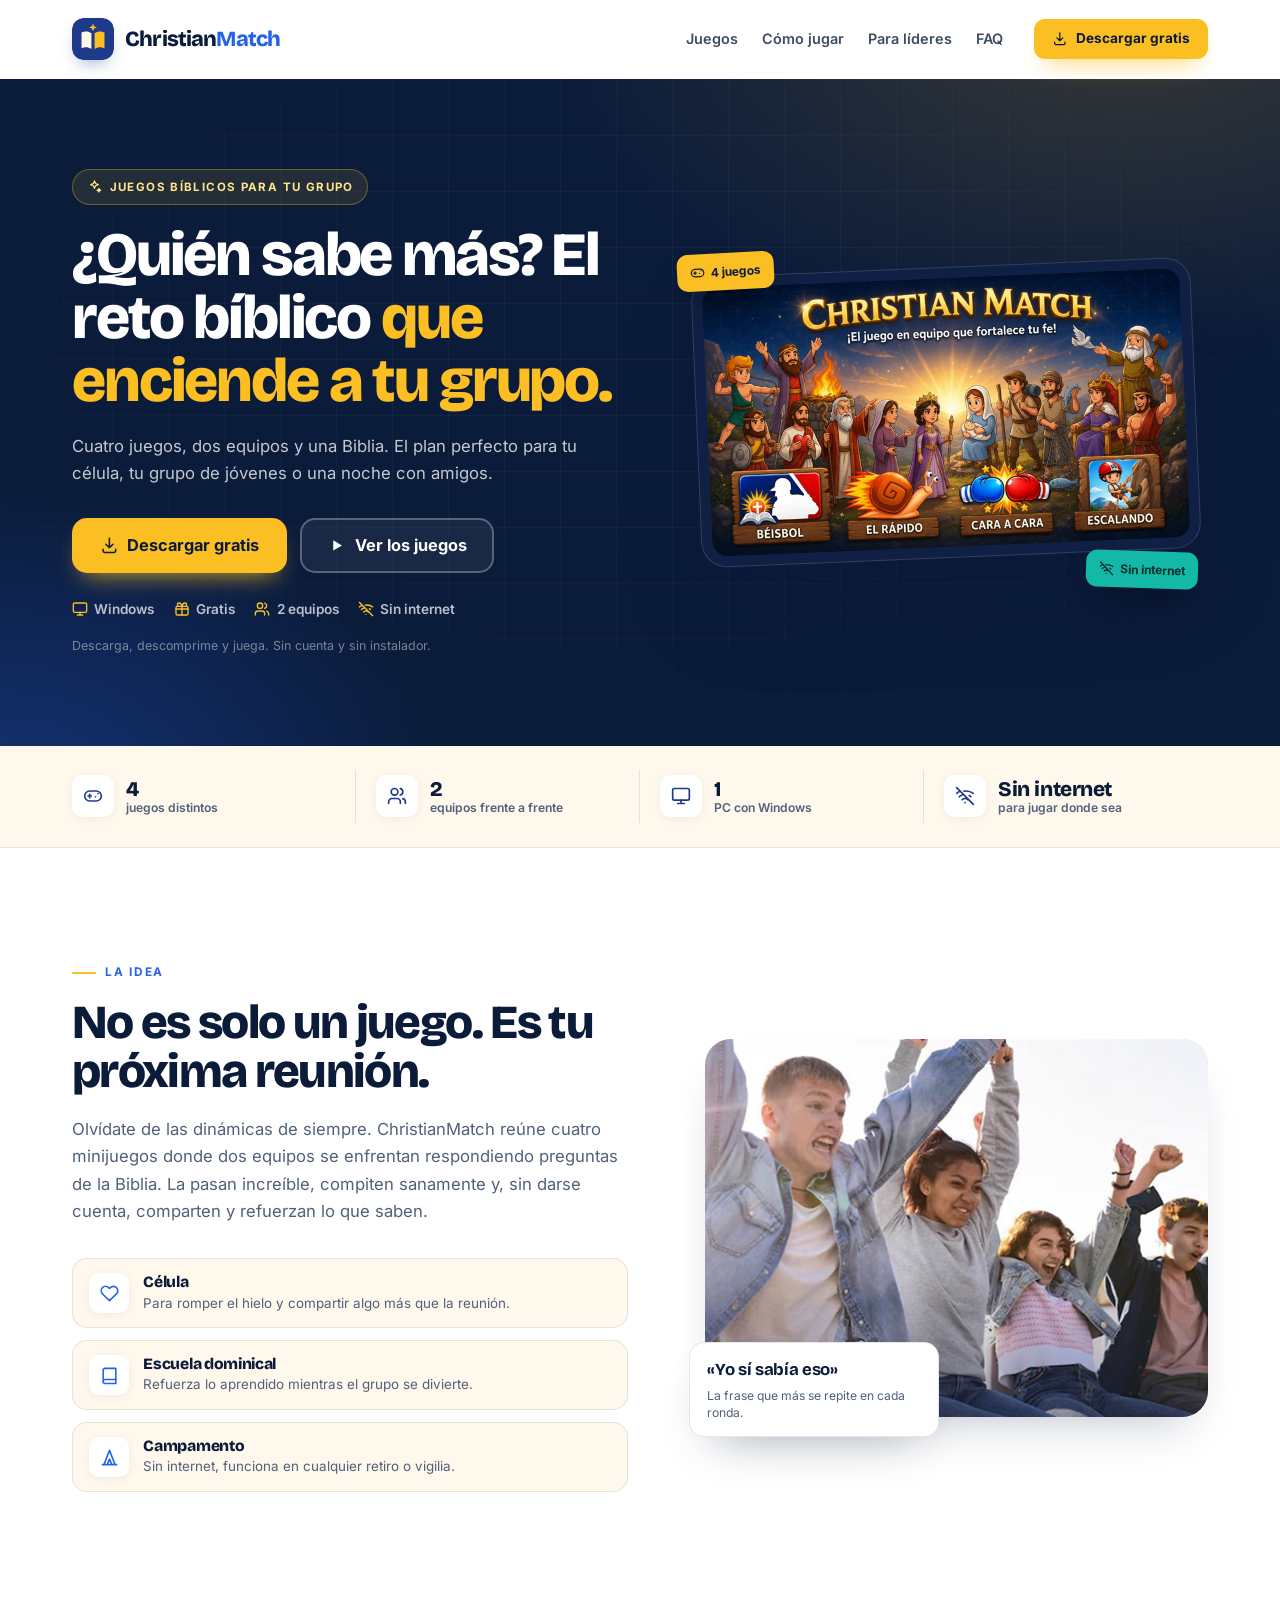
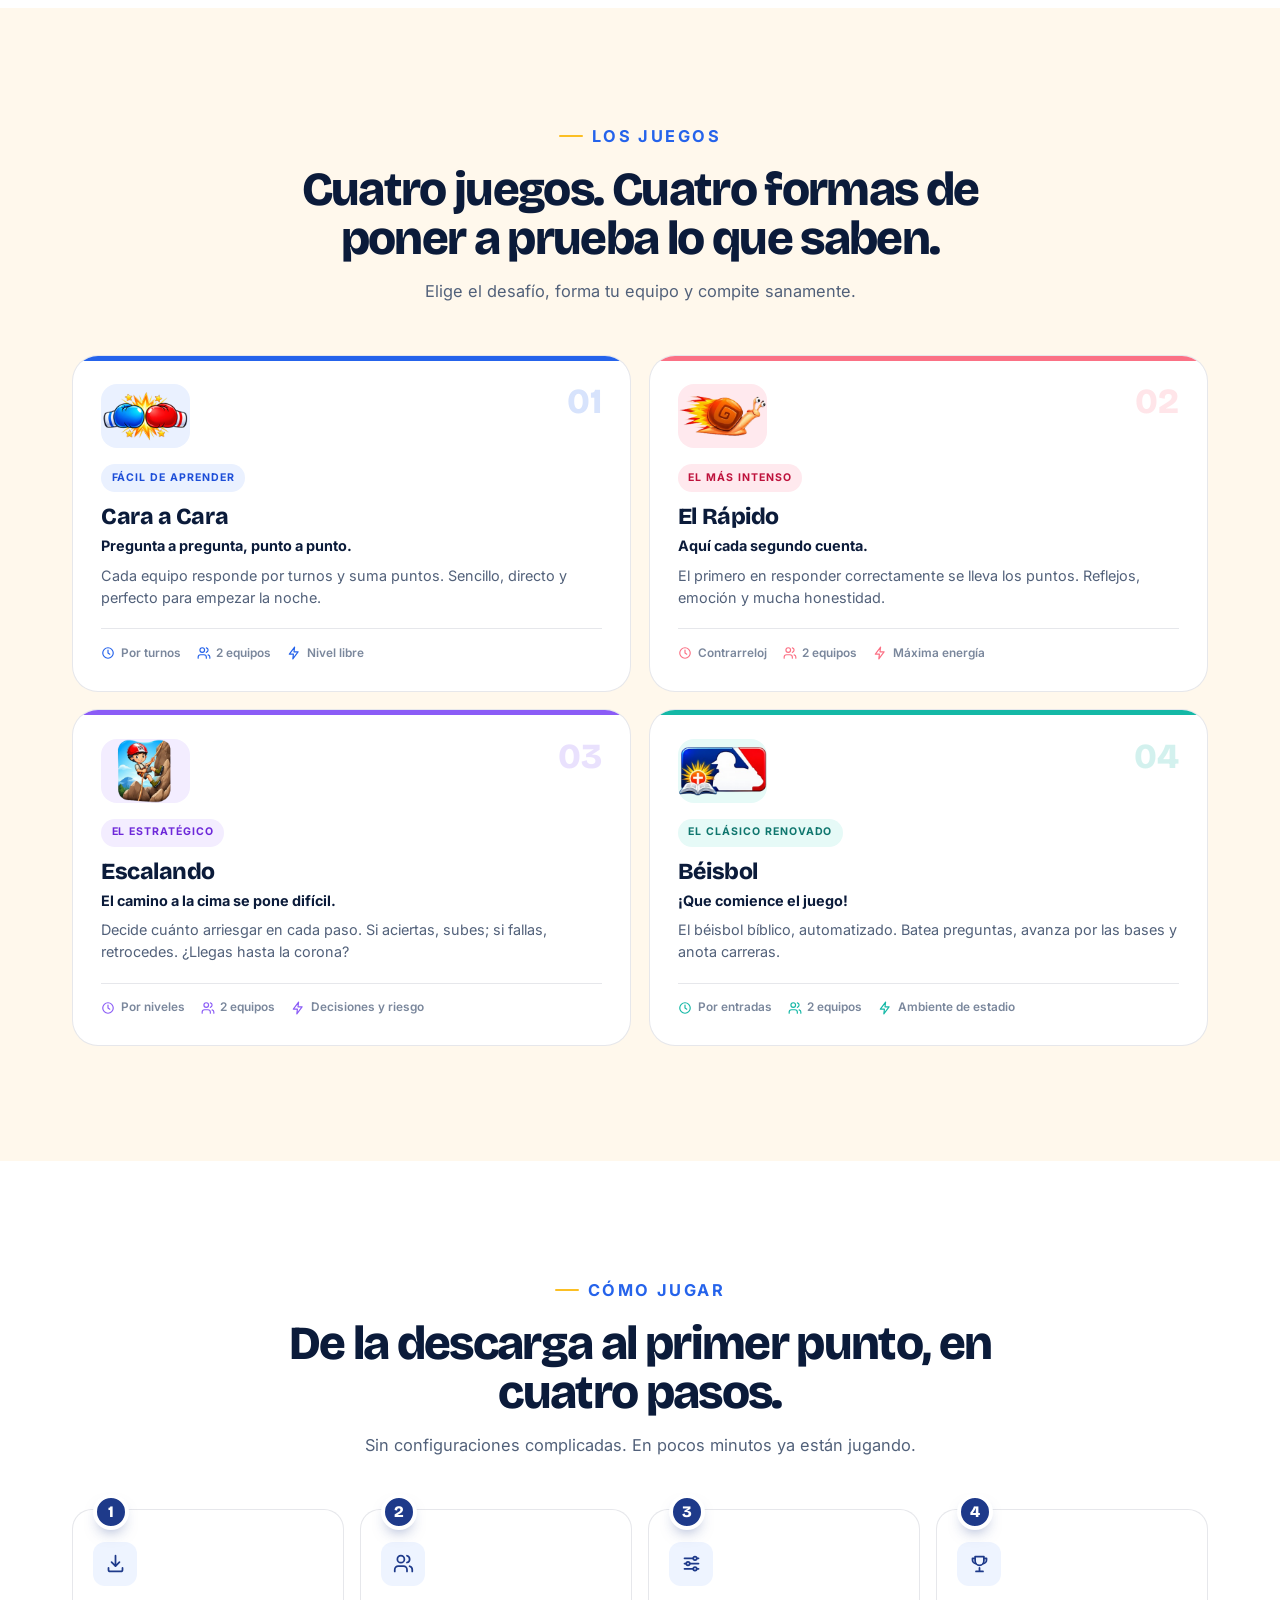
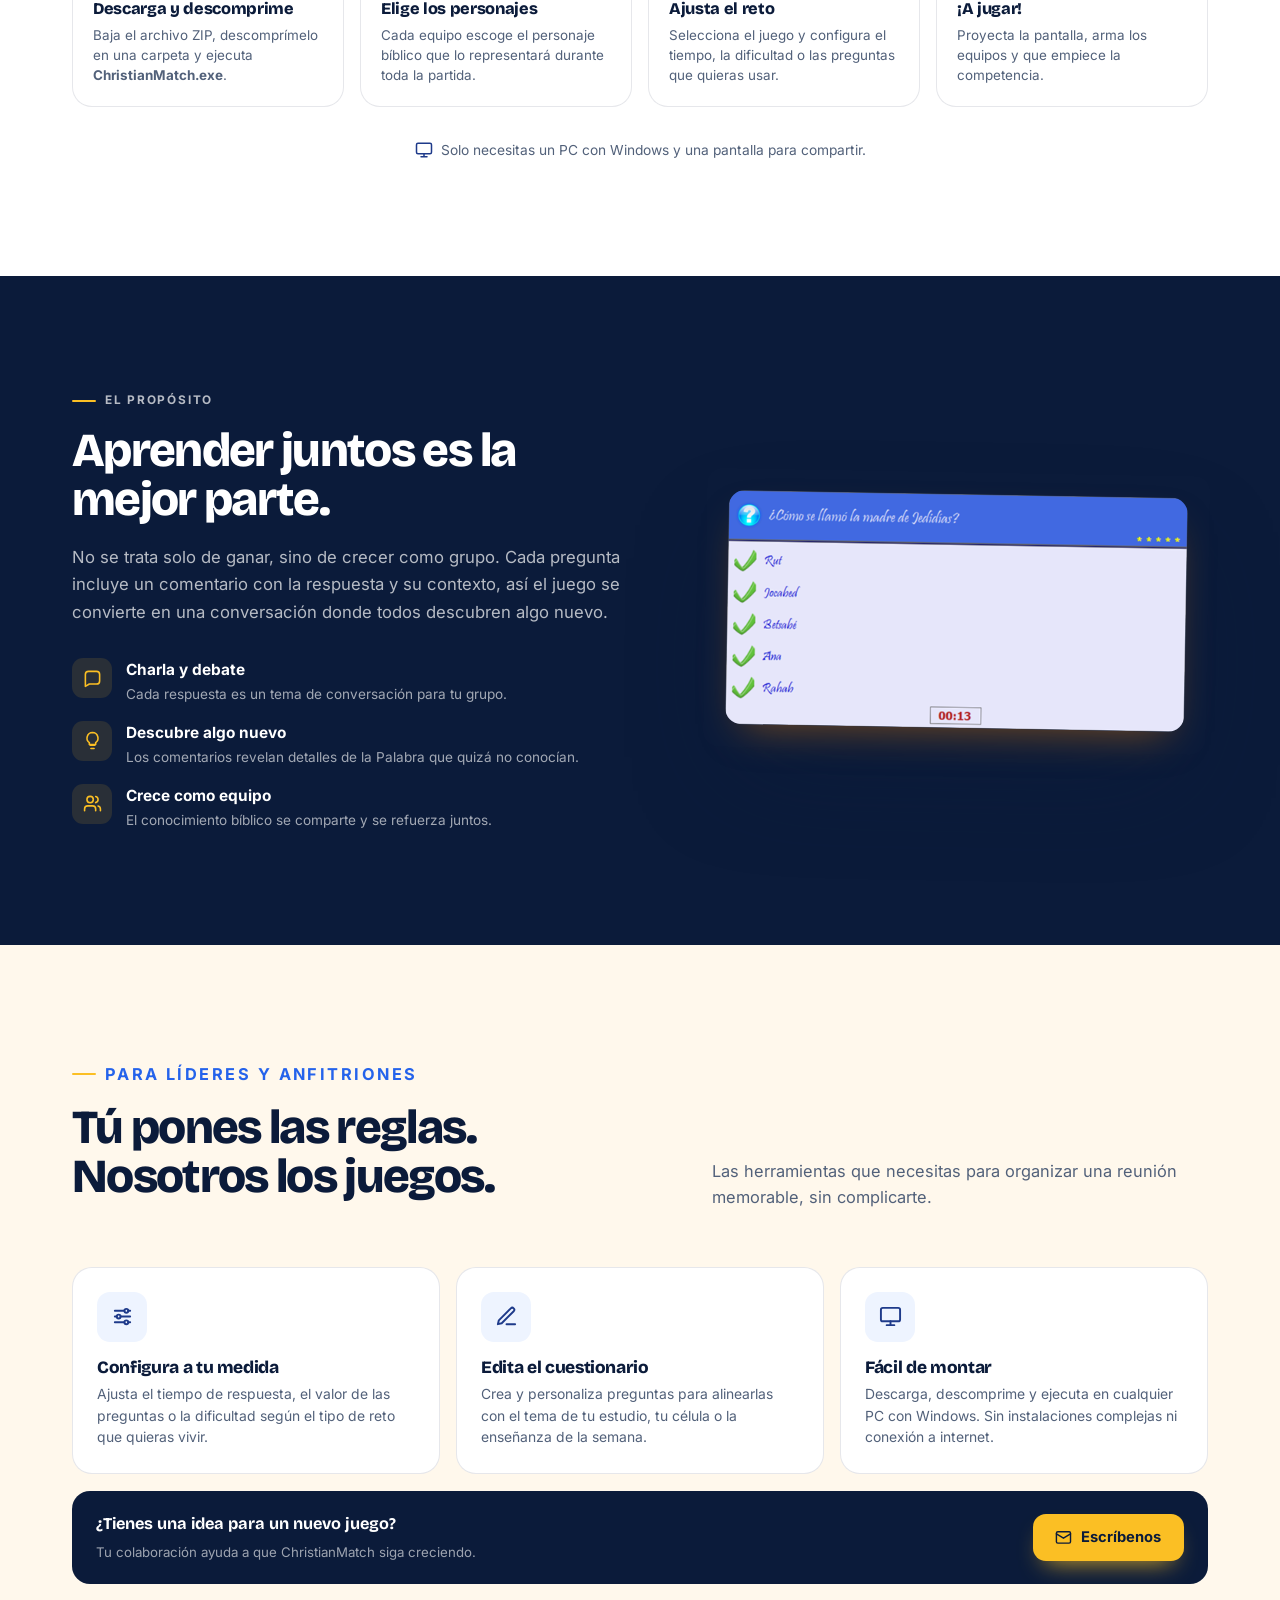
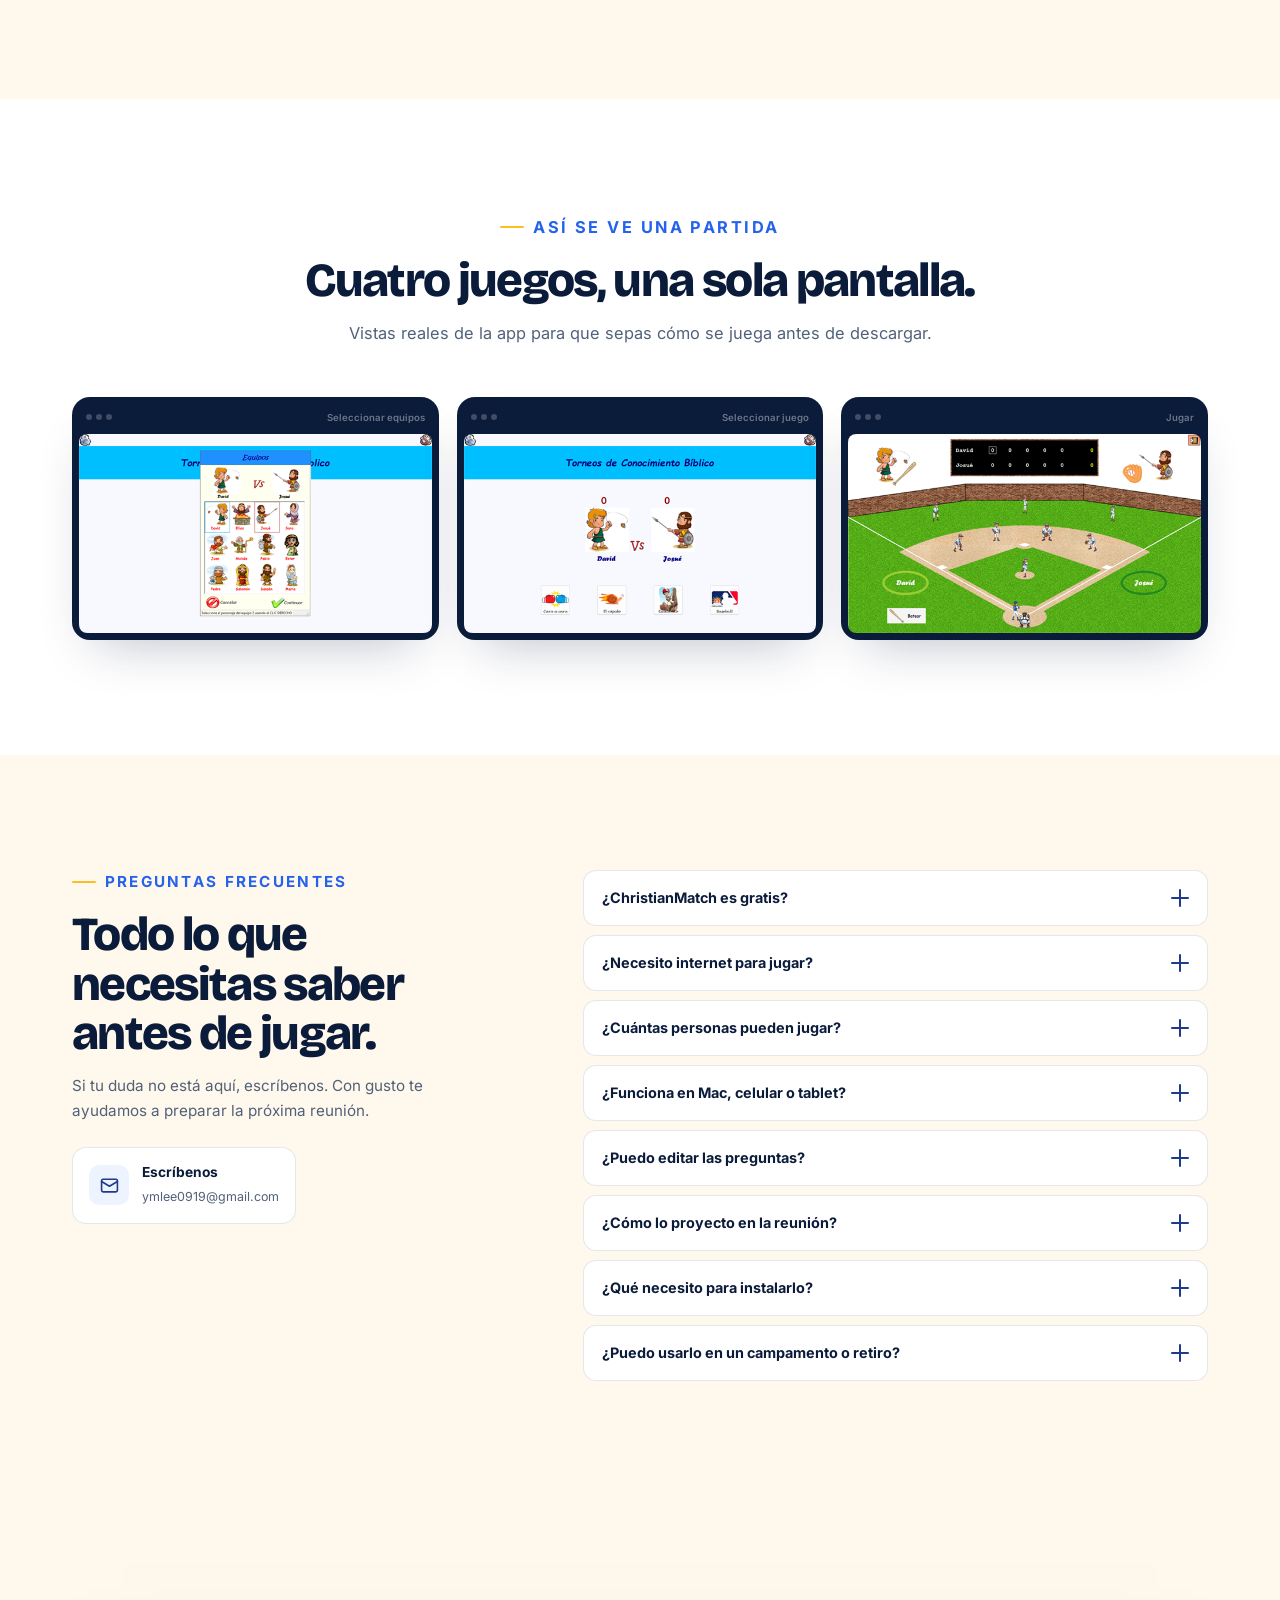
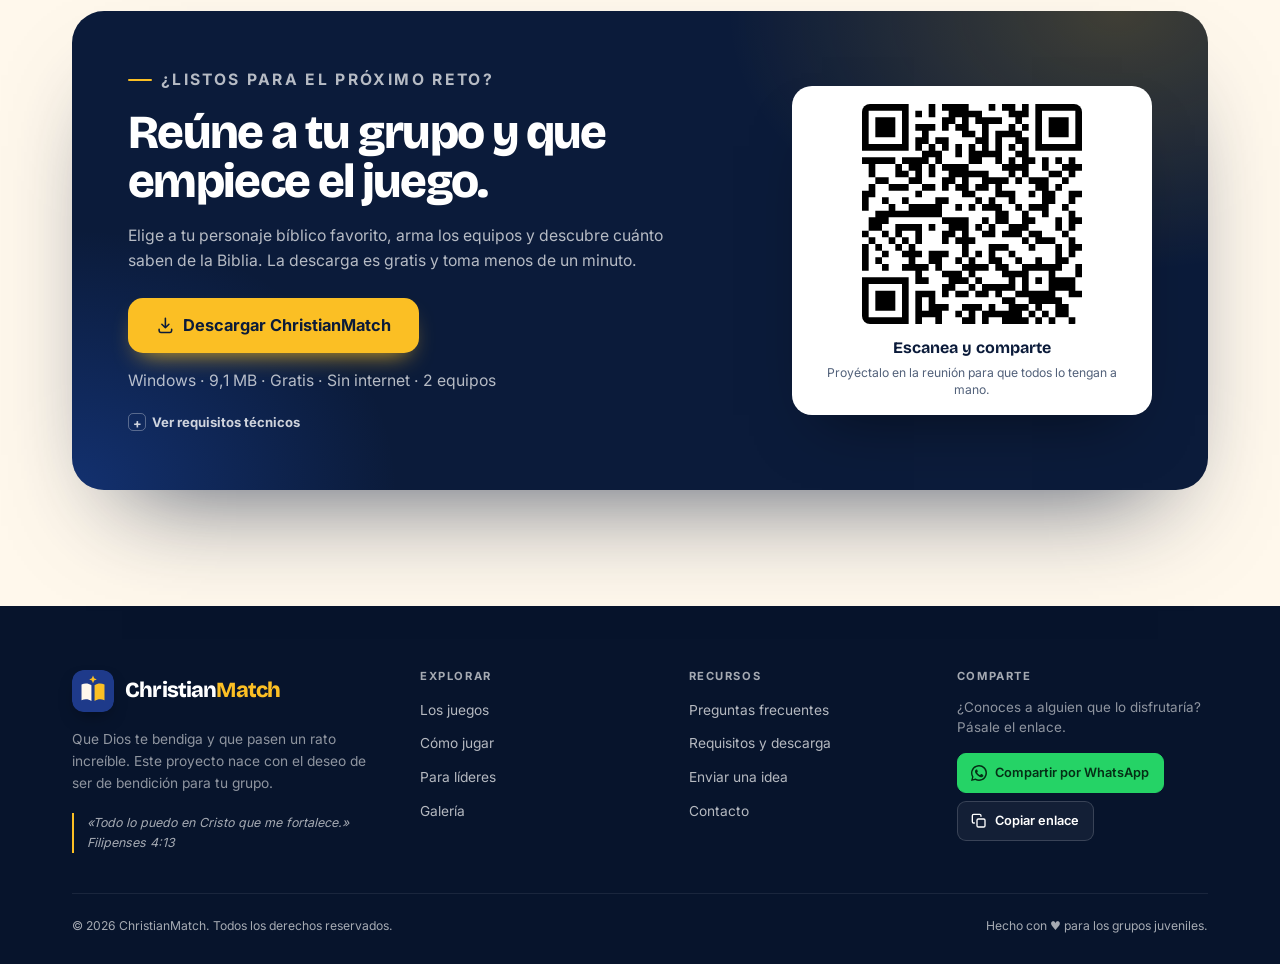
<file: docs/index.html>
<!DOCTYPE html>
<html lang="es">

<head>
  <meta charset="utf-8">
  <meta name="viewport" content="width=device-width, initial-scale=1.0">
  <title>ChristianMatch — Juegos bíblicos para tu grupo de jóvenes</title>
  <meta name="description" content="Cuatro juegos de preguntas bíblicas para dos equipos. Gratis, sin internet y listo para tu célula, escuela dominical o campamento. Descarga para Windows.">
  <meta name="keywords" content="juegos bíblicos, trivia bíblica, juegos cristianos, dinámicas para jóvenes, juegos para células, escuela dominical">
  <meta name="author" content="ChristianMatch">
  <meta name="theme-color" content="#1E3A8A">
  <link rel="canonical" href="https://ymlee0919.github.io/christian-match/">

  <!-- Open Graph / WhatsApp -->
  <meta property="og:type" content="website">
  <meta property="og:site_name" content="ChristianMatch">
  <meta property="og:locale" content="es_ES">
  <meta property="og:title" content="ChristianMatch — Juegos bíblicos para tu grupo">
  <meta property="og:description" content="Cuatro juegos, dos equipos y una Biblia. Gratis, sin internet y listo para tu próxima reunión.">
  <meta property="og:url" content="https://ymlee0919.github.io/christian-match/">
  <meta property="og:image" content="https://ymlee0919.github.io/christian-match/public/img/hero.jpeg">
  <meta property="og:image:width" content="800">
  <meta property="og:image:height" content="450">
  <meta property="og:image:alt" content="ChristianMatch: juegos bíblicos para tu grupo">
  <meta name="twitter:card" content="summary_large_image">
  <meta name="twitter:title" content="ChristianMatch — Juegos bíblicos para tu grupo">
  <meta name="twitter:description" content="Cuatro juegos, dos equipos y una Biblia. Gratis, sin internet y listo para jugar.">
  <meta name="twitter:image" content="https://ymlee0919.github.io/christian-match/public/img/hero.jpeg">

  <!-- Iconos -->
  <link rel="icon" type="image/svg+xml" href="public/img/favicon.svg">
  <link rel="icon" type="image/png" sizes="32x32" href="public/img/favicon-32.png">
  <link rel="apple-touch-icon" href="public/img/apple-touch-icon.png">

  <!-- Fuentes autohospedadas -->
  <link rel="preload" href="public/fonts/bricolage-grotesque-latin.woff2" as="font" type="font/woff2" crossorigin>
  <link rel="preload" href="public/fonts/inter-latin.woff2" as="font" type="font/woff2" crossorigin>

  <link rel="stylesheet" href="public/css/style.css">
  <script>document.documentElement.classList.add('js');</script>

  <script type="application/ld+json">
  {
    "@context": "https://schema.org",
    "@type": "SoftwareApplication",
    "name": "ChristianMatch",
    "applicationCategory": "GameApplication",
    "operatingSystem": "Windows",
    "inLanguage": "es",
    "description": "Cuatro juegos de preguntas bíblicas para dos equipos. Gratis y sin internet.",
    "url": "https://ymlee0919.github.io/christian-match/",
    "downloadUrl": "https://ymlee0919.github.io/christian-match/ChristianMatch.zip",
    "offers": { "@type": "Offer", "price": "0", "priceCurrency": "USD" },
    "featureList": ["4 juegos bíblicos", "Dos equipos", "Funciona sin internet", "Editor de preguntas"],
    "screenshot": "https://ymlee0919.github.io/christian-match/public/img/og-christianmatch.png"
  }
  </script>
</head>

<body>
  <a class="skip-link" href="#main">Saltar al contenido</a>

  <!-- Sprite de iconos -->
  <svg class="svg-sprite" xmlns="http://www.w3.org/2000/svg" aria-hidden="true">
    <symbol id="logo-mark" viewBox="0 0 64 64">
      <rect width="64" height="64" rx="16" fill="#1E3A8A"/>
      <path d="M14.5 22.2c5.1-2.4 10.4-2.2 15.1 1.2v23.9c-4.7-3.4-10-3.6-15.1-1.2V22.2Z" fill="#FFF8EC"/>
      <path d="M49.5 22.2c-5.1-2.4-10.4-2.2-15.1 1.2v23.9c4.7-3.4 10-3.6 15.1-1.2V22.2Z" fill="#FBBF24"/>
      <path d="M32 23.4v23.9" stroke="#1E3A8A" stroke-width="2.4" stroke-linecap="round"/>
      <path d="M32 8.5l1.7 4.1 4.1 1.7-4.1 1.7L32 20l-1.7-4-4.1-1.7 4.1-1.7L32 8.5Z" fill="#FBBF24"/>
    </symbol>
    <symbol id="i-download" viewBox="0 0 24 24" fill="none" stroke="currentColor" stroke-width="2" stroke-linecap="round" stroke-linejoin="round">
      <path d="M12 3v12m0 0 4.5-4.5M12 15l-4.5-4.5M4 17v2a2 2 0 0 0 2 2h12a2 2 0 0 0 2-2v-2"/>
    </symbol>
    <symbol id="i-arrow-right" viewBox="0 0 24 24" fill="none" stroke="currentColor" stroke-width="2" stroke-linecap="round" stroke-linejoin="round">
      <path d="M5 12h14m0 0-6-6m6 6-6 6"/>
    </symbol>
    <symbol id="i-arrow-up" viewBox="0 0 24 24" fill="none" stroke="currentColor" stroke-width="2" stroke-linecap="round" stroke-linejoin="round">
      <path d="M12 19V5m0 0-6 6m6-6 6 6"/>
    </symbol>
    <symbol id="i-play" viewBox="0 0 24 24" fill="currentColor">
      <path d="M8 5.4v13.2L19 12 8 5.4Z"/>
    </symbol>
    <symbol id="i-check" viewBox="0 0 24 24" fill="none" stroke="currentColor" stroke-width="2.4" stroke-linecap="round" stroke-linejoin="round">
      <path d="m4 12.5 5 5L20 6.5"/>
    </symbol>
    <symbol id="i-users" viewBox="0 0 24 24" fill="none" stroke="currentColor" stroke-width="2" stroke-linecap="round" stroke-linejoin="round">
      <path d="M16 21v-2a4 4 0 0 0-4-4H6a4 4 0 0 0-4 4v2"/>
      <circle cx="9" cy="7" r="4"/>
      <path d="M22 21v-2a4 4 0 0 0-3-3.87M16 3.13a4 4 0 0 1 0 7.75"/>
    </symbol>
    <symbol id="i-gamepad" viewBox="0 0 24 24" fill="none" stroke="currentColor" stroke-width="2" stroke-linecap="round" stroke-linejoin="round">
      <path d="M6 12h4m-2-2v4m7-1h.01M18 9h.01"/>
      <rect x="2" y="6" width="20" height="12" rx="6"/>
    </symbol>
    <symbol id="i-wifi-off" viewBox="0 0 24 24" fill="none" stroke="currentColor" stroke-width="2" stroke-linecap="round" stroke-linejoin="round">
      <path d="m2 2 20 20M8.5 16.5a5 5 0 0 1 7 0M5 12.9a10 10 0 0 1 4-2.4M19 12.9a10 10 0 0 0-2-1.4M2 8.8a15 15 0 0 1 4-2.4M22 8.8a15 15 0 0 0-11.2-2.6"/>
      <path d="M12 20h.01"/>
    </symbol>
    <symbol id="i-gift" viewBox="0 0 24 24" fill="none" stroke="currentColor" stroke-width="2" stroke-linecap="round" stroke-linejoin="round">
      <rect x="3" y="8" width="18" height="13" rx="2"/>
      <path d="M12 8v13M3 12h18M7.5 8a2.5 2.5 0 1 1 0-5C11 3 12 8 12 8s1-5 4.5-5a2.5 2.5 0 1 1 0 5"/>
    </symbol>
    <symbol id="i-heart" viewBox="0 0 24 24" fill="none" stroke="currentColor" stroke-width="2" stroke-linecap="round" stroke-linejoin="round">
      <path d="M20.8 4.6a5.5 5.5 0 0 0-7.8 0L12 5.7l-1.1-1.1a5.5 5.5 0 0 0-7.8 7.8l1.1 1.1L12 21l7.8-7.5 1.1-1.1a5.5 5.5 0 0 0-.1-7.8Z"/>
    </symbol>
    <symbol id="i-book" viewBox="0 0 24 24" fill="none" stroke="currentColor" stroke-width="2" stroke-linecap="round" stroke-linejoin="round">
      <path d="M4 19.5A2.5 2.5 0 0 1 6.5 17H20V3H6.5A2.5 2.5 0 0 0 4 5.5v14Z"/>
      <path d="M4 19.5A2.5 2.5 0 0 0 6.5 22H20v-5"/>
    </symbol>
    <symbol id="i-tent" viewBox="0 0 24 24" fill="none" stroke="currentColor" stroke-width="2" stroke-linecap="round" stroke-linejoin="round">
      <path d="M3 21h18M5 21 12 3l7 18M9 21l3-7 3 7"/>
    </symbol>
    <symbol id="i-sliders" viewBox="0 0 24 24" fill="none" stroke="currentColor" stroke-width="2" stroke-linecap="round" stroke-linejoin="round">
      <path d="M4 6h10M18 6h2M4 12h2M10 12h10M4 18h10M18 18h2"/>
      <circle cx="16" cy="6" r="2"/><circle cx="8" cy="12" r="2"/><circle cx="16" cy="18" r="2"/>
    </symbol>
    <symbol id="i-edit" viewBox="0 0 24 24" fill="none" stroke="currentColor" stroke-width="2" stroke-linecap="round" stroke-linejoin="round">
      <path d="M12 20h9"/><path d="M16.5 3.5a2.1 2.1 0 0 1 3 3L7 19l-4 1 1-4 12.5-12.5Z"/>
    </symbol>
    <symbol id="i-monitor" viewBox="0 0 24 24" fill="none" stroke="currentColor" stroke-width="2" stroke-linecap="round" stroke-linejoin="round">
      <rect x="2" y="3" width="20" height="14" rx="2"/><path d="M8 21h8M12 17v4"/>
    </symbol>
    <symbol id="i-clock" viewBox="0 0 24 24" fill="none" stroke="currentColor" stroke-width="2" stroke-linecap="round" stroke-linejoin="round">
      <circle cx="12" cy="12" r="9"/><path d="M12 7v5l3 2"/>
    </symbol>
    <symbol id="i-zap" viewBox="0 0 24 24" fill="none" stroke="currentColor" stroke-width="2" stroke-linecap="round" stroke-linejoin="round">
      <path d="M13 2 4 14h7l-1 8 9-12h-7l1-8Z"/>
    </symbol>
    <symbol id="i-mail" viewBox="0 0 24 24" fill="none" stroke="currentColor" stroke-width="2" stroke-linecap="round" stroke-linejoin="round">
      <rect x="2" y="4" width="20" height="16" rx="2"/><path d="m2 7 10 6 10-6"/>
    </symbol>
    <symbol id="i-whatsapp" viewBox="0 0 24 24" fill="currentColor">
      <path d="M20.5 3.5A11.8 11.8 0 0 0 12 0C5.4 0 0 5.4 0 12c0 2.1.5 4.1 1.6 5.9L0 24l6.3-1.6A12 12 0 0 0 12 24c6.6 0 12-5.4 12-12 0-3.2-1.2-6.2-3.5-8.5ZM12 21.8c-1.8 0-3.6-.5-5.1-1.4l-.4-.2-3.7 1 1-3.6-.2-.4A9.8 9.8 0 1 1 12 21.8Z"/>
      <path d="M17.5 14.4c-.3-.2-1.7-.8-2-.9-.3-.1-.5-.2-.7.2-.2.3-.8.9-1 1.1-.2.2-.4.2-.7.1-.3-.2-1.2-.5-2.3-1.4-.8-.7-1.4-1.6-1.5-1.9-.2-.3 0-.5.1-.6l.5-.6c.2-.2.2-.3.3-.5.1-.2 0-.4 0-.6 0-.2-.7-1.6-.9-2.2-.2-.6-.5-.5-.7-.5h-.6c-.2 0-.6.1-.9.4-.3.3-1.1 1.1-1.1 2.6s1.1 3 1.3 3.2c.1.2 2.2 3.4 5.3 4.8.7.3 1.3.5 1.8.6.8.2 1.5.2 2 .1.6-.1 1.7-.7 2-1.4.2-.7.2-1.3.2-1.4-.1-.2-.3-.2-.6-.4Z"/>
    </symbol>
    <symbol id="i-copy" viewBox="0 0 24 24" fill="none" stroke="currentColor" stroke-width="2" stroke-linecap="round" stroke-linejoin="round">
      <rect x="9" y="9" width="12" height="12" rx="2"/><path d="M5 15H4a2 2 0 0 1-2-2V4a2 2 0 0 1 2-2h9a2 2 0 0 1 2 2v1"/>
    </symbol>
    <symbol id="i-menu" viewBox="0 0 24 24" fill="none" stroke="currentColor" stroke-width="2" stroke-linecap="round">
      <path d="M4 7h16M4 12h16M4 17h16"/>
    </symbol>
    <symbol id="i-x" viewBox="0 0 24 24" fill="none" stroke="currentColor" stroke-width="2" stroke-linecap="round">
      <path d="M6 6l12 12M18 6 6 18"/>
    </symbol>
    <symbol id="i-sparkles" viewBox="0 0 24 24" fill="none" stroke="currentColor" stroke-width="2" stroke-linecap="round" stroke-linejoin="round">
      <path d="m12 3 1.8 4.2L18 9l-4.2 1.8L12 15l-1.8-4.2L6 9l4.2-1.8L12 3Z"/>
      <path d="M19 15l.9 2.1L22 18l-2.1.9L19 21l-.9-2.1L16 18l2.1-.9L19 15Z"/>
    </symbol>
    <symbol id="i-comments" viewBox="0 0 24 24" fill="none" stroke="currentColor" stroke-width="2" stroke-linecap="round" stroke-linejoin="round">
      <path d="M21 15a4 4 0 0 1-4 4H8l-5 3V7a4 4 0 0 1 4-4h10a4 4 0 0 1 4 4v8Z"/>
    </symbol>
    <symbol id="i-lightbulb" viewBox="0 0 24 24" fill="none" stroke="currentColor" stroke-width="2" stroke-linecap="round" stroke-linejoin="round">
      <path d="M9 18h6M10 22h4M12 2a7 7 0 0 0-4 12.7V17h8v-2.3A7 7 0 0 0 12 2Z"/>
    </symbol>
    <symbol id="i-trophy" viewBox="0 0 24 24" fill="none" stroke="currentColor" stroke-width="2" stroke-linecap="round" stroke-linejoin="round">
      <path d="M8 21h8M12 17v4M7 4h10v5a5 5 0 0 1-10 0V4Z"/>
      <path d="M7 6H4v2a4 4 0 0 0 4 4M17 6h3v2a4 4 0 0 1-4 4"/>
    </symbol>
    <symbol id="i-qr" viewBox="0 0 24 24" fill="none" stroke="currentColor" stroke-width="2" stroke-linecap="round" stroke-linejoin="round">
      <rect x="3" y="3" width="7" height="7" rx="1"/><rect x="14" y="3" width="7" height="7" rx="1"/><rect x="3" y="14" width="7" height="7" rx="1"/>
      <path d="M14 14h3v3h-3zM20 14h1M14 20h3M20 17v4M17 17h.01"/>
    </symbol>
  </svg>

  <!-- Header -->
  <header class="site-header" id="inicio">
    <div class="container nav-wrap">
      <a class="brand" href="#inicio" aria-label="ChristianMatch, ir al inicio">
        <svg class="brand-mark" viewBox="0 0 64 64" aria-hidden="true"><use href="#logo-mark"/></svg>
        <span class="brand-name">Christian<span>Match</span></span>
      </a>

      <nav class="nav-links" aria-label="Navegación principal">
        <a href="#juegos">Juegos</a>
        <a href="#como-jugar">Cómo jugar</a>
        <a href="#lideres">Para líderes</a>
        <a href="#faq">FAQ</a>
      </nav>

      <div class="nav-actions">
        <a class="btn btn-amber btn-sm nav-download" href="./ChristianMatch.zip" download="ChristianMatch.zip">
          <svg class="icon" aria-hidden="true"><use href="#i-download"/></svg>
          Descargar gratis
        </a>
        <button class="nav-toggle" type="button" aria-expanded="false" aria-controls="mobileNav" aria-label="Abrir menú">
          <svg class="icon nav-toggle-open" aria-hidden="true"><use href="#i-menu"/></svg>
          <svg class="icon nav-toggle-close" aria-hidden="true"><use href="#i-x"/></svg>
        </button>
      </div>
    </div>

    <div class="nav-mobile" id="mobileNav" hidden>
      <nav aria-label="Navegación móvil">
        <a href="#juegos">Juegos</a>
        <a href="#como-jugar">Cómo jugar</a>
        <a href="#lideres">Para líderes</a>
        <a href="#faq">Preguntas frecuentes</a>
      </nav>
      <a class="btn btn-amber btn-block" href="./ChristianMatch.zip" download="ChristianMatch.zip">
        <svg class="icon" aria-hidden="true"><use href="#i-download"/></svg>
        Descargar gratis
      </a>
    </div>
  </header>

  <main id="main">
    <!-- Hero -->
    <section class="hero" aria-labelledby="hero-title">
      <div class="container">
        <div class="hero-grid">
          <div class="hero-copy">
            <p class="hero-eyebrow"><svg class="icon" aria-hidden="true"><use href="#i-sparkles"/></svg> Juegos bíblicos para tu grupo</p>
            <h1 id="hero-title">¿Quién sabe más? El reto bíblico <span>que enciende a tu grupo.</span></h1>
            <p class="hero-lead">Cuatro juegos, dos equipos y una Biblia. El plan perfecto para tu célula, tu grupo de jóvenes o una noche con amigos.</p>

            <div class="hero-actions">
              <a class="btn btn-amber btn-lg" href="./ChristianMatch.zip" download="ChristianMatch.zip">
                <svg class="icon" aria-hidden="true"><use href="#i-download"/></svg>
                Descargar gratis
              </a>
              <a class="btn btn-ghost btn-lg" href="#juegos">
                <svg class="icon" aria-hidden="true"><use href="#i-play"/></svg>
                Ver los juegos
              </a>
            </div>

            <ul class="hero-facts">
              <li><svg class="icon" aria-hidden="true"><use href="#i-monitor"/></svg> Windows</li>
              <li><svg class="icon" aria-hidden="true"><use href="#i-gift"/></svg> Gratis</li>
              <li><svg class="icon" aria-hidden="true"><use href="#i-users"/></svg> 2 equipos</li>
              <li><svg class="icon" aria-hidden="true"><use href="#i-wifi-off"/></svg> Sin internet</li>
            </ul>
            <p class="hero-note">Descarga, descomprime y juega. Sin cuenta y sin instalador.</p>
          </div>

          <div class="hero-visual">
            <div class="hero-shot">
              <div class="mockup" role="img">
                <img src="./public/img/hero.jpeg" alt="Captura de una partida de ChristianMatch" width="800" height="450" loading="eager" fetchpriority="high" decoding="async">
              </div>
              
            </div>
            <span class="float-badge float-badge--games"><svg class="icon" aria-hidden="true"><use href="#i-gamepad"/></svg> 4 juegos</span>
            <span class="float-badge float-badge--offline"><svg class="icon" aria-hidden="true"><use href="#i-wifi-off"/></svg> Sin internet</span>
          </div>
        </div>
      </div>
    </section>

    <!-- Datos rápidos -->
    <section class="stats" aria-label="Datos rápidos de ChristianMatch">
      <div class="container stats-grid">
        <div class="stat">
          <span class="stat-icon"><svg class="icon" aria-hidden="true"><use href="#i-gamepad"/></svg></span>
          <span class="stat-text"><strong>4</strong><span>juegos distintos</span></span>
        </div>
        <div class="stat">
          <span class="stat-icon"><svg class="icon" aria-hidden="true"><use href="#i-users"/></svg></span>
          <span class="stat-text"><strong>2</strong><span>equipos frente a frente</span></span>
        </div>
        <div class="stat">
          <span class="stat-icon"><svg class="icon" aria-hidden="true"><use href="#i-monitor"/></svg></span>
          <span class="stat-text"><strong>1</strong><span>PC con Windows</span></span>
        </div>
        <div class="stat">
          <span class="stat-icon"><svg class="icon" aria-hidden="true"><use href="#i-wifi-off"/></svg></span>
          <span class="stat-text"><strong>Sin internet</strong><span>para jugar donde sea</span></span>
        </div>
      </div>
    </section>

    <!-- La idea -->
    <section class="section section--paper" id="idea" aria-labelledby="idea-title">
      <div class="container">
        <div class="split">
          <div class="split-copy" data-reveal>
            <p class="eyebrow">La idea</p>
            <h2 id="idea-title">No es solo un juego. Es tu próxima reunión.</h2>
            <p class="lead">Olvídate de las dinámicas de siempre. ChristianMatch reúne cuatro minijuegos donde dos equipos se enfrentan respondiendo preguntas de la Biblia. La pasan increíble, compiten sanamente y, sin darse cuenta, comparten y refuerzan lo que saben.</p>

            <div class="usecases">
              <div class="usecase">
                <span class="usecase-icon"><svg class="icon" aria-hidden="true"><use href="#i-heart"/></svg></span>
                <div><h3>Célula</h3><p>Para romper el hielo y compartir algo más que la reunión.</p></div>
              </div>
              <div class="usecase">
                <span class="usecase-icon"><svg class="icon" aria-hidden="true"><use href="#i-book"/></svg></span>
                <div><h3>Escuela dominical</h3><p>Refuerza lo aprendido mientras el grupo se divierte.</p></div>
              </div>
              <div class="usecase">
                <span class="usecase-icon"><svg class="icon" aria-hidden="true"><use href="#i-tent"/></svg></span>
                <div><h3>Campamento</h3><p>Sin internet, funciona en cualquier retiro o vigilia.</p></div>
              </div>
            </div>
          </div>

          <div class="split-media" data-reveal style="--reveal-delay:.12s">
            <div class="photo-card">
              <img src="public/img/grupo-jovenes.jpg" alt="Grupo de jóvenes celebrando con los brazos en alto" width="1200" height="675" loading="lazy" decoding="async">
            </div>
            <div class="quote-card">
              <strong>«Yo sí sabía eso»</strong>
              <span>La frase que más se repite en cada ronda.</span>
            </div>
          </div>
        </div>
      </div>
    </section>

    <!-- Juegos -->
    <section class="section section--cream" id="juegos" aria-labelledby="games-title">
      <div class="container">
        <header class="section-head section-head--center" data-reveal>
          <p class="eyebrow">Los juegos</p>
          <h2 id="games-title">Cuatro juegos. Cuatro formas de poner a prueba lo que saben.</h2>
          <p>Elige el desafío, forma tu equipo y compite sanamente.</p>
        </header>

        <div class="games-grid">
          <article class="game-card" data-reveal style="--accent:#2563EB; --accent-soft:#EAF1FF; --accent-ink:#1D4ED8">
            <div class="game-top">
              <img class="game-icon" src="public/img/games/simple-match.png" alt="Cara a Cara">
              <span class="game-num">01</span>
            </div>
            <span class="game-badge">Fácil de aprender</span>
            <h3>Cara a Cara</h3>
            <p class="game-tagline">Pregunta a pregunta, punto a punto.</p>
            <p class="game-desc">Cada equipo responde por turnos y suma puntos. Sencillo, directo y perfecto para empezar la noche.</p>
            <ul class="game-meta">
              <li><svg class="icon" aria-hidden="true"><use href="#i-clock"/></svg> Por turnos</li>
              <li><svg class="icon" aria-hidden="true"><use href="#i-users"/></svg> 2 equipos</li>
              <li><svg class="icon" aria-hidden="true"><use href="#i-zap"/></svg> Nivel libre</li>
            </ul>
          </article>

          <article class="game-card" data-reveal style="--accent:#FB7185; --accent-soft:#FFE9EE; --accent-ink:#BE123C; --reveal-delay:.08s">
            <div class="game-top">
              <img class="game-icon" src="public/img/games/fast-match.png" alt="El Rápido">
              <span class="game-num">02</span>
            </div>
            <span class="game-badge">El más intenso</span>
            <h3>El Rápido</h3>
            <p class="game-tagline">Aquí cada segundo cuenta.</p>
            <p class="game-desc">El primero en responder correctamente se lleva los puntos. Reflejos, emoción y mucha honestidad.</p>
            <ul class="game-meta">
              <li><svg class="icon" aria-hidden="true"><use href="#i-clock"/></svg> Contrarreloj</li>
              <li><svg class="icon" aria-hidden="true"><use href="#i-users"/></svg> 2 equipos</li>
              <li><svg class="icon" aria-hidden="true"><use href="#i-zap"/></svg> Máxima energía</li>
            </ul>
          </article>

          <article class="game-card" data-reveal style="--accent:#8B5CF6; --accent-soft:#F3EDFF; --accent-ink:#6D28D9; --reveal-delay:.16s">
            <div class="game-top">
              <img class="game-icon" src="public/img/games/walking-up.png" alt="Escalando">
              <span class="game-num">03</span>
            </div>
            <span class="game-badge">El estratégico</span>
            <h3>Escalando</h3>
            <p class="game-tagline">El camino a la cima se pone difícil.</p>
            <p class="game-desc">Decide cuánto arriesgar en cada paso. Si aciertas, subes; si fallas, retrocedes. ¿Llegas hasta la corona?</p>
            <ul class="game-meta">
              <li><svg class="icon" aria-hidden="true"><use href="#i-clock"/></svg> Por niveles</li>
              <li><svg class="icon" aria-hidden="true"><use href="#i-users"/></svg> 2 equipos</li>
              <li><svg class="icon" aria-hidden="true"><use href="#i-zap"/></svg> Decisiones y riesgo</li>
            </ul>
          </article>

          <article class="game-card" data-reveal style="--accent:#14B8A6; --accent-soft:#E6FAF7; --accent-ink:#0F766E; --reveal-delay:.24s">
            <div class="game-top">
              <img class="game-icon" src="public/img/games/baseball.png" alt="Béisbol">
              <span class="game-num">04</span>
            </div>
            <span class="game-badge">El clásico renovado</span>
            <h3>Béisbol</h3>
            <p class="game-tagline">¡Que comience el juego!</p>
            <p class="game-desc">El béisbol bíblico, automatizado. Batea preguntas, avanza por las bases y anota carreras.</p>
            <ul class="game-meta">
              <li><svg class="icon" aria-hidden="true"><use href="#i-clock"/></svg> Por entradas</li>
              <li><svg class="icon" aria-hidden="true"><use href="#i-users"/></svg> 2 equipos</li>
              <li><svg class="icon" aria-hidden="true"><use href="#i-zap"/></svg> Ambiente de estadio</li>
            </ul>
          </article>
        </div>
      </div>
    </section>

    <!-- Cómo jugar -->
    <section class="section section--paper" id="como-jugar" aria-labelledby="how-title">
      <div class="container">
        <header class="section-head section-head--center" data-reveal>
          <p class="eyebrow">Cómo jugar</p>
          <h2 id="how-title">De la descarga al primer punto, en cuatro pasos.</h2>
          <p>Sin configuraciones complicadas. En pocos minutos ya están jugando.</p>
        </header>

        <ol class="steps">
          <li class="step" data-reveal>
            <span class="step-num">1</span>
            <span class="step-icon"><svg class="icon" aria-hidden="true"><use href="#i-download"/></svg></span>
            <h3>Descarga y descomprime</h3>
            <p>Baja el archivo ZIP, descomprímelo en una carpeta y ejecuta <strong>ChristianMatch.exe</strong>.</p>
          </li>
          <li class="step" data-reveal style="--reveal-delay:.08s">
            <span class="step-num">2</span>
            <span class="step-icon"><svg class="icon" aria-hidden="true"><use href="#i-users"/></svg></span>
            <h3>Elige los personajes</h3>
            <p>Cada equipo escoge el personaje bíblico que lo representará durante toda la partida.</p>
          </li>
          <li class="step" data-reveal style="--reveal-delay:.16s">
            <span class="step-num">3</span>
            <span class="step-icon"><svg class="icon" aria-hidden="true"><use href="#i-sliders"/></svg></span>
            <h3>Ajusta el reto</h3>
            <p>Selecciona el juego y configura el tiempo, la dificultad o las preguntas que quieras usar.</p>
          </li>
          <li class="step" data-reveal style="--reveal-delay:.24s">
            <span class="step-num">4</span>
            <span class="step-icon"><svg class="icon" aria-hidden="true"><use href="#i-trophy"/></svg></span>
            <h3>¡A jugar!</h3>
            <p>Proyecta la pantalla, arma los equipos y que empiece la competencia.</p>
          </li>
        </ol>

        <p class="steps-note">
          <svg class="icon" aria-hidden="true"><use href="#i-monitor"/></svg>
          Solo necesitas un PC con Windows y una pantalla para compartir.
        </p>
      </div>
    </section>

    <!-- Aprender -->
    <section class="section section--ink" id="aprender" aria-labelledby="learn-title">
      <div class="container">
        <div class="split">
          <div class="split-copy" data-reveal>
            <p class="eyebrow eyebrow--amber">El propósito</p>
            <h2 id="learn-title">Aprender juntos es la mejor parte.</h2>
            <p class="lead">No se trata solo de ganar, sino de crecer como grupo. Cada pregunta incluye un comentario con la respuesta y su contexto, así el juego se convierte en una conversación donde todos descubren algo nuevo.</p>

            <ul class="check-list">
              <li>
                <span class="check-icon"><svg class="icon" aria-hidden="true"><use href="#i-comments"/></svg></span>
                <div><strong>Charla y debate</strong><span>Cada respuesta es un tema de conversación para tu grupo.</span></div>
              </li>
              <li>
                <span class="check-icon"><svg class="icon" aria-hidden="true"><use href="#i-lightbulb"/></svg></span>
                <div><strong>Descubre algo nuevo</strong><span>Los comentarios revelan detalles de la Palabra que quizá no conocían.</span></div>
              </li>
              <li>
                <span class="check-icon"><svg class="icon" aria-hidden="true"><use href="#i-users"/></svg></span>
                <div><strong>Crece como equipo</strong><span>El conocimiento bíblico se comparte y se refuerza juntos.</span></div>
              </li>
            </ul>
          </div>

          <div class="split-media" data-reveal style="--reveal-delay:.12s">
            <div class="learn-mockup">
              <img src="public/img/screenshots/question.png" alt="Captura de pantalla de ChristianMatch: pregunta con respuesta y comentario bíblico">
            </div>
          </div>
        </div>
      </div>
    </section>

    <!-- Líderes -->
    <section class="section section--cream" id="lideres" aria-labelledby="leaders-title">
      <div class="container">
        <header class="section-head section-head--split" data-reveal>
          <div>
            <p class="eyebrow">Para líderes y anfitriones</p>
            <h2 id="leaders-title">Tú pones las reglas. Nosotros los juegos.</h2>
          </div>
          <p class="section-head-note">Las herramientas que necesitas para organizar una reunión memorable, sin complicarte.</p>
        </header>

        <div class="leaders-grid">
          <article class="leader-card" data-reveal>
            <span class="leader-icon"><svg class="icon" aria-hidden="true"><use href="#i-sliders"/></svg></span>
            <h3>Configura a tu medida</h3>
            <p>Ajusta el tiempo de respuesta, el valor de las preguntas o la dificultad según el tipo de reto que quieras vivir.</p>
          </article>
          <article class="leader-card" data-reveal style="--reveal-delay:.08s">
            <span class="leader-icon"><svg class="icon" aria-hidden="true"><use href="#i-edit"/></svg></span>
            <h3>Edita el cuestionario</h3>
            <p>Crea y personaliza preguntas para alinearlas con el tema de tu estudio, tu célula o la enseñanza de la semana.</p>
          </article>
          <article class="leader-card" data-reveal style="--reveal-delay:.16s">
            <span class="leader-icon"><svg class="icon" aria-hidden="true"><use href="#i-monitor"/></svg></span>
            <h3>Fácil de montar</h3>
            <p>Descarga, descomprime y ejecuta en cualquier PC con Windows. Sin instalaciones complejas ni conexión a internet.</p>
          </article>
        </div>

        <div class="leader-callout" data-reveal>
          <div>
            <strong>¿Tienes una idea para un nuevo juego?</strong>
            <span>Tu colaboración ayuda a que ChristianMatch siga creciendo.</span>
          </div>
          <a class="btn btn-amber" href="mailto:ymlee0919@gmail.com?subject=Idea%20para%20ChristianMatch">
            <svg class="icon" aria-hidden="true"><use href="#i-mail"/></svg>
            Escríbenos
          </a>
        </div>
      </div>
    </section>

    <!-- Galería -->
    <section class="section section--paper" id="galeria" aria-labelledby="gallery-title">
      <div class="container">
        <header class="section-head section-head--center" data-reveal>
          <p class="eyebrow">Así se ve una partida</p>
          <h2 id="gallery-title">Cuatro juegos, una sola pantalla.</h2>
          <p>Vistas reales de la app para que sepas cómo se juega antes de descargar.</p>
        </header>

        <div class="gallery-grid" role="region" aria-label="Galería de vistas ilustrativas" tabindex="0">
          <figure class="shot" data-reveal>
            <div class="shot-frame">
              <div class="shot-bar"><span class="shot-dots"><i></i><i></i><i></i></span><span class="shot-label">Seleccionar equipos</span></div>
              <div class="shot-screen">
                <img src="public/img/screenshots/select-players.png" alt="Captura de pantalla de ChristianMatch: selección de equipos">
              </div>
            </div>
          </figure>

          <figure class="shot" data-reveal style="--reveal-delay:.08s">
            <div class="shot-frame">
              <div class="shot-bar"><span class="shot-dots"><i></i><i></i><i></i></span><span class="shot-label">Seleccionar juego</span></div>
              <div class="shot-screen">
                <img src="public/img/screenshots/main-screen.png" alt="Captura de pantalla de ChristianMatch: selección del juego">
              </div>
            </div>
          </figure>

          <figure class="shot" data-reveal style="--reveal-delay:.16s">
            <div class="shot-frame">
              <div class="shot-bar"><span class="shot-dots"><i></i><i></i><i></i></span><span class="shot-label">Jugar</span></div>
              <div class="shot-screen">
                <img src="public/img/screenshots/baseball.png" alt="Captura de pantalla de ChristianMatch: Béisbol en juego">
              </div>
            </div>
          </figure>
        </div>
        <p class="gallery-hint">Desliza para ver las tres vistas <svg class="icon" aria-hidden="true"><use href="#i-arrow-right"/></svg></p>
      </div>
    </section>

    <!-- FAQ -->
    <section class="section section--cream" id="faq" aria-labelledby="faq-title">
      <div class="container">
        <div class="faq-grid">
          <div class="faq-intro" data-reveal>
            <p class="eyebrow">Preguntas frecuentes</p>
            <h2 id="faq-title">Todo lo que necesitas saber antes de jugar.</h2>
            <p>Si tu duda no está aquí, escríbenos. Con gusto te ayudamos a preparar la próxima reunión.</p>
            <a class="contact-card" href="mailto:ymlee0919@gmail.com?subject=Duda%20sobre%20ChristianMatch">
              <span class="contact-icon"><svg class="icon" aria-hidden="true"><use href="#i-mail"/></svg></span>
              <span><strong>Escríbenos</strong><span>ymlee0919@gmail.com</span></span>
            </a>
          </div>

          <div class="faq-list" data-reveal style="--reveal-delay:.1s">
            <details class="faq-item">
              <summary>¿ChristianMatch es gratis?<span class="faq-plus" aria-hidden="true"></span></summary>
              <div class="faq-answer"><p>Sí. Es totalmente gratis: descárgalo y úsalo sin costo, sin cuentas y sin suscripciones.</p></div>
            </details>
            <details class="faq-item">
              <summary>¿Necesito internet para jugar?<span class="faq-plus" aria-hidden="true"></span></summary>
              <div class="faq-answer"><p>No. Una vez descargado, funciona sin conexión a internet. Es ideal para campamentos, retiros y lugares donde la señal no llega.</p></div>
            </details>
            <details class="faq-item">
              <summary>¿Cuántas personas pueden jugar?<span class="faq-plus" aria-hidden="true"></span></summary>
              <div class="faq-answer"><p>Se juega con dos equipos. Pueden participar desde un par de jugadores hasta un grupo grande; todos comparten la misma pantalla y se turnan para responder.</p></div>
            </details>
            <details class="faq-item">
              <summary>¿Funciona en Mac, celular o tablet?<span class="faq-plus" aria-hidden="true"></span></summary>
              <div class="faq-answer"><p>La versión actual es para Windows. Para jugar necesitas un PC con Windows conectado a una pantalla o proyector.</p></div>
            </details>
            <details class="faq-item">
              <summary>¿Puedo editar las preguntas?<span class="faq-plus" aria-hidden="true"></span></summary>
              <div class="faq-answer"><p>Sí. La app incluye la gestión del cuestionario para crear y personalizar preguntas, y así alinearlas con el tema de tu estudio o célula.</p></div>
            </details>
            <details class="faq-item">
              <summary>¿Cómo lo proyecto en la reunión?<span class="faq-plus" aria-hidden="true"></span></summary>
              <div class="faq-answer"><p>Conecta el PC al televisor o proyector por HDMI y comparte la pantalla. Los dos equipos responden desde la misma pantalla, así que todos pueden seguir el juego.</p></div>
            </details>
            <details class="faq-item">
              <summary>¿Qué necesito para instalarlo?<span class="faq-plus" aria-hidden="true"></span></summary>
              <div class="faq-answer"><p>Windows y .NET Framework 3.5 o superior. Descarga el ZIP (9,1 MB), descomprímelo y ejecuta <strong>ChristianMatch.exe</strong>. No hay instalador.</p></div>
            </details>
            <details class="faq-item">
              <summary>¿Puedo usarlo en un campamento o retiro?<span class="faq-plus" aria-hidden="true"></span></summary>
              <div class="faq-answer"><p>Sí. Al funcionar sin internet y necesitar solo un PC, es una opción práctica para campamentos, vigilias y retiros.</p></div>
            </details>
          </div>
        </div>
      </div>
    </section>

    <!-- Descarga -->
    <section class="section section--download" id="descarga" aria-labelledby="download-title">
      <div class="container">
        <div class="download-card" data-reveal>
          <div class="download-copy">
            <p class="eyebrow eyebrow--amber">¿Listos para el próximo reto?</p>
            <h2 id="download-title">Reúne a tu grupo y que empiece el juego.</h2>
            <p>Elige a tu personaje bíblico favorito, arma los equipos y descubre cuánto saben de la Biblia. La descarga es gratis y toma menos de un minuto.</p>

            <div class="download-actions">
              <a class="btn btn-amber btn-lg" href="./ChristianMatch.zip" download="ChristianMatch.zip">
                <svg class="icon" aria-hidden="true"><use href="#i-download"/></svg>
                Descargar ChristianMatch
              </a>
            </div>
            <p class="download-meta">Windows · 9,1 MB · Gratis · Sin internet · 2 equipos</p>

            <details class="req-details">
              <summary>Ver requisitos técnicos</summary>
              <ul>
                <li>Windows y .NET Framework 3.5 o superior.</li>
                <li>Descarga <strong>ChristianMatch.zip</strong> (9,1 MB) y descomprímelo en una carpeta.</li>
                <li>Ejecuta <strong>ChristianMatch.exe</strong>. No requiere instalador.</li>
                <li>Funciona sin conexión a internet.</li>
              </ul>
            </details>
          </div>

          <div class="download-qr">
            <img src="public/img/qr-descarga.svg" width="220" height="220" alt="Código QR para abrir la página de descarga de ChristianMatch">
            <strong>Escanea y comparte</strong>
            <span>Proyéctalo en la reunión para que todos lo tengan a mano.</span>
          </div>
        </div>
      </div>
    </section>
  </main>

  <!-- Footer -->
  <footer class="site-footer">
    <div class="container">
      <div class="footer-grid">
        <div class="footer-brand">
          <a class="brand brand--footer" href="#inicio">
            <svg class="brand-mark" viewBox="0 0 64 64" aria-hidden="true"><use href="#logo-mark"/></svg>
            <span class="brand-name">Christian<span>Match</span></span>
          </a>
          <p>Que Dios te bendiga y que pasen un rato increíble. Este proyecto nace con el deseo de ser de bendición para tu grupo.</p>
          <p class="footer-verse">«Todo lo puedo en Cristo que me fortalece.»<br>Filipenses 4:13</p>
        </div>

        <div>
          <h3>Explorar</h3>
          <ul class="footer-links">
            <li><a href="#juegos">Los juegos</a></li>
            <li><a href="#como-jugar">Cómo jugar</a></li>
            <li><a href="#lideres">Para líderes</a></li>
            <li><a href="#galeria">Galería</a></li>
          </ul>
        </div>

        <div>
          <h3>Recursos</h3>
          <ul class="footer-links">
            <li><a href="#faq">Preguntas frecuentes</a></li>
            <li><a href="#descarga">Requisitos y descarga</a></li>
            <li><a href="mailto:ymlee0919@gmail.com?subject=Idea%20para%20ChristianMatch">Enviar una idea</a></li>
            <li><a href="mailto:ymlee0919@gmail.com?subject=Duda%20sobre%20ChristianMatch">Contacto</a></li>
          </ul>
        </div>

        <div>
          <h3>Comparte</h3>
          <p class="footer-share-text">¿Conoces a alguien que lo disfrutaría? Pásale el enlace.</p>
          <div class="share-buttons">
            <a class="share-btn share-btn--wa" href="https://wa.me/?text=ChristianMatch%3A%20cuatro%20juegos%20b%C3%ADblicos%20para%20jugar%20en%20equipo.%20Gratis%2C%20sin%20internet%20y%20listo%20para%20tu%20grupo.%20https%3A%2F%2Fymlee0919.github.io%2Fchristian-match%2F" target="_blank" rel="noopener">
              <svg class="icon" aria-hidden="true"><use href="#i-whatsapp"/></svg>
              Compartir por WhatsApp
            </a>
            <button class="share-btn" type="button" data-copy="https://ymlee0919.github.io/christian-match/">
              <svg class="icon" aria-hidden="true"><use href="#i-copy"/></svg>
              <span class="copy-label">Copiar enlace</span>
            </button>
          </div>
        </div>
      </div>

      <div class="footer-bottom">
        <p>&copy; <span id="year">2026</span> ChristianMatch. Todos los derechos reservados.</p>
        <p>Hecho con ♥ para los grupos juveniles.</p>
      </div>
    </div>
  </footer>

  <!-- CTA móvil -->
  <aside class="mobile-cta" id="mobileCta" aria-label="Descarga rápida">
    <div>
      <strong>ChristianMatch</strong>
      <span>Gratis · Windows · Sin internet</span>
    </div>
    <a class="btn btn-amber btn-sm" href="./ChristianMatch.zip" download="ChristianMatch.zip">
      <svg class="icon" aria-hidden="true"><use href="#i-download"/></svg>
      Descargar
    </a>
  </aside>

  <button class="back-to-top" type="button" aria-label="Volver arriba">
    <svg class="icon" aria-hidden="true"><use href="#i-arrow-up"/></svg>
  </button>

  <noscript>
    <style>
      .nav-mobile[hidden] { display: block !important; }
      .nav-toggle { display: none !important; }
    </style>
  </noscript>

  <script src="public/js/main.js" defer></script>
</body>

</html>
</file>
<file: docs/public/css/style.css>
/* ==========================================================================
   ChristianMatch — Hoja de estilos principal
   ========================================================================== */

@font-face {
  font-family: 'Bricolage Grotesque';
  src: url('../fonts/bricolage-grotesque-latin.woff2') format('woff2');
  font-weight: 400 800;
  font-style: normal;
  font-display: swap;
}

@font-face {
  font-family: 'Inter';
  src: url('../fonts/inter-latin.woff2') format('woff2');
  font-weight: 400 700;
  font-style: normal;
  font-display: swap;
}

/* Tokens
   ========================================================================== */
:root {
  --ink: #0B1B3A;
  --ink-2: #122A52;
  --navy: #1E3A8A;
  --blue: #2563EB;
  --blue-soft: #EEF4FF;
  --amber: #FBBF24;
  --amber-strong: #F59E0B;
  --amber-soft: #FEF3C7;
  --cream: #FFF8EC;
  --paper: #FFFFFF;
  --coral: #FB7185;
  --violet: #8B5CF6;
  --teal: #14B8A6;
  --muted: #52617A;
  --muted-2: #7A879C;
  --line: rgba(11, 27, 58, .1);
  --line-strong: rgba(11, 27, 58, .16);
  --font-display: 'Bricolage Grotesque', 'Trebuchet MS', system-ui, sans-serif;
  --font-body: 'Inter', system-ui, -apple-system, 'Segoe UI', sans-serif;
  --radius-sm: 12px;
  --radius-md: 18px;
  --radius-lg: 26px;
  --radius-xl: 32px;
  --shadow-sm: 0 2px 10px rgba(11, 27, 58, .06);
  --shadow-md: 0 24px 50px -24px rgba(11, 27, 58, .3);
  --shadow-lg: 0 50px 100px -40px rgba(11, 27, 58, .5);
  --container: 1200px;
  --header-h: 78px;
}

/* Reset y base
   ========================================================================== */
*,
*::before,
*::after {
  box-sizing: border-box;
}

html {
  scroll-behavior: smooth;
  scroll-padding-top: calc(var(--header-h) + 16px);
  -webkit-text-size-adjust: 100%;
}

body {
  margin: 0;
  font-family: var(--font-body);
  font-size: 16px;
  line-height: 1.6;
  color: var(--ink);
  background: var(--paper);
  overflow-x: clip;
  -webkit-font-smoothing: antialiased;
  text-rendering: optimizeLegibility;
}

img,
svg {
  display: block;
  max-width: 100%;
}

img {
  height: auto;
}

a {
  color: inherit;
  text-decoration: none;
}

button {
  font: inherit;
  color: inherit;
}

ul,
ol {
  margin: 0;
  padding: 0;
}

h1,
h2,
h3,
h4,
p {
  margin: 0;
}

h1,
h2,
h3,
h4 {
  font-family: var(--font-display);
  font-weight: 800;
  letter-spacing: -.035em;
  line-height: 1.02;
  color: var(--ink);
}

h1 {
  font-size: clamp(2.6rem, 4.8vw, 4.2rem);
}

h2 {
  font-size: clamp(2rem, 3.7vw, 3.2rem);
  line-height: 1.04;
}

h3 {
  font-size: clamp(1.08rem, 1.5vw, 1.28rem);
  line-height: 1.15;
  letter-spacing: -.02em;
}

p {
  color: var(--muted);
}

.lead {
  font-size: clamp(1.02rem, 1.3vw, 1.18rem);
  line-height: 1.65;
}

::selection {
  background: var(--amber);
  color: var(--ink);
}

:focus-visible {
  outline: 3px solid var(--amber);
  outline-offset: 3px;
  border-radius: 4px;
}

.btn-amber:focus-visible {
  outline-color: var(--ink);
}

/* Layout
   ========================================================================== */
.container {
  width: 100%;
  max-width: var(--container);
  margin-inline: auto;
  padding-inline: clamp(1.1rem, 4vw, 2rem);
}

.section {
  padding-block: clamp(4.5rem, 9vw, 8rem);
}

.section--paper {
  background: var(--paper);
}

.section--cream {
  background: var(--cream);
}

.section--ink {
  position: relative;
  overflow: hidden;
  background: var(--ink);
  color: #fff;
}

.section--download {
  background: var(--cream);
}

.section--ink h2,
.section--ink h3 {
  color: #fff;
}

.section--ink p {
  color: rgba(255, 255, 255, .7);
}

/* Utilidades
   ========================================================================== */
.svg-sprite {
  position: absolute;
  width: 0;
  height: 0;
  overflow: hidden;
}

.icon {
  width: 1.15em;
  height: 1.15em;
  flex: 0 0 auto;
  display: inline-block;
  vertical-align: -.15em;
}

.skip-link {
  position: fixed;
  top: -100px;
  left: 1rem;
  z-index: 300;
  padding: .8rem 1.2rem;
  border-radius: 0 0 12px 12px;
  background: var(--amber);
  color: var(--ink);
  font-weight: 700;
  transition: top .2s ease;
}

.skip-link:focus {
  top: 0;
}

.eyebrow {
  display: flex;
  align-items: center;
  gap: .55rem;
  margin-bottom: 1rem;
  font-size: .74rem;
  font-weight: 800;
  letter-spacing: .15em;
  text-transform: uppercase;
  color: var(--blue);
}

.eyebrow::before {
  content: "";
  width: 24px;
  height: 2px;
  border-radius: 2px;
  background: var(--amber);
}

.eyebrow--amber {
  color: var(--amber);
}

.eyebrow--amber::before {
  background: var(--amber);
}

/* Botones
   ========================================================================== */
.btn {
  display: inline-flex;
  align-items: center;
  justify-content: center;
  gap: .55rem;
  padding: .8rem 1.3rem;
  border: 2px solid transparent;
  border-radius: 13px;
  font-family: var(--font-body);
  font-size: .92rem;
  font-weight: 700;
  line-height: 1.15;
  white-space: nowrap;
  cursor: pointer;
  transition: transform .2s ease, box-shadow .2s ease, background-color .2s ease,
    color .2s ease, border-color .2s ease;
}

.btn:hover {
  transform: translateY(-2px);
}

.btn:active {
  transform: translateY(0);
}

.btn .icon {
  width: 1.15em;
  height: 1.15em;
}

.btn-lg {
  padding: 1rem 1.6rem;
  border-radius: 15px;
  font-size: 1.02rem;
}

.btn-sm {
  padding: .62rem 1rem;
  border-radius: 11px;
  font-size: .85rem;
}

.btn-block {
  width: 100%;
}

.btn-amber {
  background: var(--amber);
  color: var(--ink);
  box-shadow: 0 12px 24px -12px rgba(251, 191, 36, .9);
}

.btn-amber:hover {
  background: #FCD34D;
  color: var(--ink);
  box-shadow: 0 16px 30px -12px rgba(251, 191, 36, .95);
}

.btn-ghost {
  background: rgba(255, 255, 255, .06);
  color: #fff;
  border-color: rgba(255, 255, 255, .28);
}

.btn-ghost:hover {
  background: rgba(255, 255, 255, .14);
  color: #fff;
  border-color: rgba(255, 255, 255, .5);
}

/* Header
   ========================================================================== */
.site-header {
  position: sticky;
  top: 0;
  z-index: 100;
  background: rgba(255, 255, 255, .9);
  -webkit-backdrop-filter: blur(14px);
  backdrop-filter: blur(14px);
  border-bottom: 1px solid transparent;
  transition: background-color .2s ease, border-color .2s ease, box-shadow .2s ease;
}

.site-header.is-scrolled {
  background: rgba(255, 255, 255, .97);
  border-bottom-color: var(--line);
  box-shadow: 0 12px 30px -24px rgba(11, 27, 58, .45);
}

.nav-wrap {
  display: flex;
  align-items: center;
  gap: 1.5rem;
  min-height: var(--header-h);
}

.brand {
  display: inline-flex;
  align-items: center;
  gap: .7rem;
  flex: 0 0 auto;
}

.brand-mark {
  width: 42px;
  height: 42px;
  border-radius: 12px;
  box-shadow: 0 8px 18px -8px rgba(30, 58, 138, .55);
}

.brand-name {
  font-family: var(--font-display);
  font-size: 1.35rem;
  font-weight: 800;
  letter-spacing: -.04em;
  color: var(--ink);
}

.brand-name span {
  color: var(--blue);
}

.nav-links {
  display: flex;
  align-items: center;
  gap: 1.5rem;
  margin-left: auto;
}

.nav-links a {
  position: relative;
  padding: .35rem 0;
  font-size: .9rem;
  font-weight: 600;
  color: #3E4C63;
  transition: color .2s ease;
}

.nav-links a::after {
  content: "";
  position: absolute;
  right: 0;
  bottom: -1px;
  left: 0;
  height: 2px;
  border-radius: 2px;
  background: var(--amber);
  transform: scaleX(0);
  transform-origin: left;
  transition: transform .2s ease;
}

.nav-links a:hover,
.nav-links a.is-active {
  color: var(--ink);
}

.nav-links a:hover::after,
.nav-links a.is-active::after {
  transform: scaleX(1);
}

.nav-actions {
  display: flex;
  align-items: center;
  gap: .6rem;
  margin-left: .4rem;
}

.nav-toggle {
  display: none;
  align-items: center;
  justify-content: center;
  width: 44px;
  height: 44px;
  border: 1px solid var(--line);
  border-radius: 12px;
  background: #fff;
  color: var(--ink);
  cursor: pointer;
}

.nav-toggle .icon {
  width: 22px;
  height: 22px;
}

.nav-toggle-close {
  display: none;
}

.nav-toggle[aria-expanded="true"] .nav-toggle-open {
  display: none;
}

.nav-toggle[aria-expanded="true"] .nav-toggle-close {
  display: block;
}

.nav-mobile {
  display: none;
  position: absolute;
  top: 100%;
  right: 0;
  left: 0;
  padding: 1rem clamp(1.1rem, 4vw, 2rem) 1.5rem;
  background: #fff;
  border-bottom: 1px solid var(--line);
  box-shadow: 0 24px 40px -30px rgba(11, 27, 58, .5);
}

.nav-mobile.is-open {
  display: block;
}

body.nav-open {
  overflow: hidden;
}

.nav-mobile nav {
  display: grid;
  gap: .2rem;
  margin-bottom: 1rem;
}

.nav-mobile nav a {
  padding: .8rem .2rem;
  border-bottom: 1px solid var(--line);
  font-weight: 600;
  color: var(--ink);
}

.nav-mobile nav a:last-child {
  border-bottom: 0;
}

/* Hero
   ========================================================================== */
.hero {
  position: relative;
  overflow: hidden;
  padding-block: clamp(3.5rem, 7vw, 6rem) clamp(4rem, 7vw, 6.5rem);
  background: var(--ink);
  color: #fff;
}

.hero::before {
  content: "";
  position: absolute;
  inset: 0;
  pointer-events: none;
  background:
    radial-gradient(900px 520px at 88% -10%, rgba(251, 191, 36, .18), transparent 65%),
    radial-gradient(700px 500px at 0% 110%, rgba(37, 99, 235, .35), transparent 65%);
}

.hero::after {
  content: "";
  position: absolute;
  inset: 0;
  pointer-events: none;
  background-image:
    linear-gradient(rgba(255, 255, 255, .035) 1px, transparent 1px),
    linear-gradient(90deg, rgba(255, 255, 255, .035) 1px, transparent 1px);
  background-size: 56px 56px;
  -webkit-mask-image: radial-gradient(70% 70% at 50% 40%, #000 30%, transparent 100%);
  mask-image: radial-gradient(70% 70% at 50% 40%, #000 30%, transparent 100%);
}

.hero .container {
  position: relative;
  z-index: 2;
}

.hero-grid {
  display: grid;
  grid-template-columns: 1.02fr .98fr;
  gap: clamp(2rem, 5vw, 4.5rem);
  align-items: center;
}

.hero-copy {
  max-width: 620px;
}

.hero-eyebrow {
  display: inline-flex;
  align-items: center;
  gap: .5rem;
  margin-bottom: 1.2rem;
  padding: .5rem .85rem;
  border: 1px solid rgba(251, 191, 36, .35);
  border-radius: 99px;
  background: rgba(251, 191, 36, .1);
  color: #FDE68A;
  font-size: .72rem;
  font-weight: 800;
  letter-spacing: .12em;
  text-transform: uppercase;
}

.hero-eyebrow .icon {
  width: 15px;
  height: 15px;
}

.hero h1 {
  margin-bottom: 1.3rem;
  color: #fff;
}

.hero h1 span {
  color: var(--amber);
}

.hero-lead {
  max-width: 560px;
  margin-bottom: 2rem;
  color: rgba(255, 255, 255, .76);
  font-size: clamp(1.02rem, 1.3vw, 1.18rem);
}

.hero-actions {
  display: flex;
  flex-wrap: wrap;
  gap: .8rem;
  margin-bottom: 1.6rem;
}

.hero-facts {
  display: flex;
  flex-wrap: wrap;
  gap: .55rem 1.2rem;
  margin: 0 0 1rem;
  padding: 0;
  list-style: none;
}

.hero-facts li {
  display: inline-flex;
  align-items: center;
  gap: .4rem;
  font-size: .85rem;
  font-weight: 600;
  color: rgba(255, 255, 255, .72);
}

.hero-facts .icon {
  width: 16px;
  height: 16px;
  color: var(--amber);
}

.hero-note {
  margin: 0;
  font-size: .78rem;
  color: rgba(255, 255, 255, .45);
}

/* Captura del hero
   ========================================================================== */
.hero-visual {
  position: relative;
  z-index: 2;
  padding: 0 .8rem;
}

.hero-shot {
  transform: rotate(-1.2deg);
  border-radius: 16px;
  /*overflow: hidden;*/
  /*background: var(--paper);*/
  box-shadow: 0 20px 40px -16px rgba(11, 27, 58, .18);
}

.hero-shot img {
  display: block;
  width: 100%;
  border-radius: 16px;
  height: auto;
}

.mockup {
  position: relative;
  padding: 10px;
  border: 1px solid rgba(255, 255, 255, .14);
  border-radius: 26px;
  background: #0F2044;
  box-shadow: var(--shadow-lg);
  transform: rotate(-1.2deg);
}

.float-badge {
  position: absolute;
  display: inline-flex;
  align-items: center;
  gap: .4rem;
  padding: .55rem .8rem;
  border-radius: 11px;
  font-size: .75rem;
  font-weight: 800;
  box-shadow: 0 18px 30px -12px rgba(0, 0, 0, .55);
}

.float-badge .icon {
  width: 15px;
  height: 15px;
}

.float-badge--games {
  top: -14px;
  left: -6px;
  background: var(--amber);
  color: var(--ink);
  transform: rotate(-3deg);
}

.float-badge--offline {
  right: 10px;
  bottom: -30px;
  background: var(--teal);
  color: #042F2E;
  transform: rotate(2deg);
}

/* Datos rápidos
   ========================================================================== */
.stats {
  background: var(--cream);
  border-bottom: 1px solid var(--line);
}

.stats-grid {
  display: grid;
  grid-template-columns: repeat(4, 1fr);
  padding-block: 1.5rem;
}

.stat {
  display: flex;
  align-items: center;
  gap: .75rem;
  min-width: 0;
  padding: .35rem 1.25rem;
  border-right: 1px solid var(--line);
}

.stat:first-child {
  padding-left: 0;
}

.stat:last-child {
  padding-right: 0;
  border-right: 0;
}

.stat-icon {
  display: grid;
  place-items: center;
  flex: 0 0 42px;
  width: 42px;
  height: 42px;
  border-radius: 11px;
  background: #fff;
  color: var(--navy);
  box-shadow: var(--shadow-sm);
}

.stat-icon .icon {
  width: 20px;
  height: 20px;
}

.stat-text {
  display: flex;
  flex-direction: column;
  min-width: 0;
  line-height: 1.15;
}

.stat-text strong {
  font-family: var(--font-display);
  font-size: 1.3rem;
  font-weight: 800;
  letter-spacing: -.02em;
}

.stat-text span {
  font-size: .76rem;
  font-weight: 600;
  color: var(--muted);
}

/* Bloques a dos columnas
   ========================================================================== */
.split {
  display: grid;
  grid-template-columns: 1.05fr .95fr;
  gap: clamp(2rem, 6vw, 5rem);
  align-items: center;
}

.split-copy {
  max-width: 600px;
}

.split-copy h2 {
  margin-bottom: 1.2rem;
}

.split-copy .lead {
  max-width: 560px;
}

.split-media {
  position: relative;
  min-width: 0;
}

.usecases {
  display: grid;
  gap: .7rem;
  margin-top: 2rem;
}

.usecase {
  display: flex;
  align-items: flex-start;
  gap: .9rem;
  padding: .9rem 1rem;
  border: 1px solid var(--line);
  border-radius: 15px;
  background: var(--cream);
}

.usecase-icon {
  display: grid;
  place-items: center;
  flex: 0 0 40px;
  width: 40px;
  height: 40px;
  border-radius: 10px;
  background: #fff;
  color: var(--blue);
  box-shadow: var(--shadow-sm);
}

.usecase-icon .icon {
  width: 19px;
  height: 19px;
}

.usecase h3 {
  margin-bottom: .15rem;
  font-size: .98rem;
}

.usecase p {
  margin: 0;
  font-size: .84rem;
  line-height: 1.45;
}

.photo-card {
  position: relative;
  overflow: hidden;
  aspect-ratio: 4 / 3;
  border-radius: var(--radius-lg);
  background: #E8E2D5;
  box-shadow: var(--shadow-md);
}

.photo-card img {
  width: 100%;
  height: 100%;
  object-fit: cover;
}

.photo-card::after {
  content: "";
  position: absolute;
  inset: 0;
  pointer-events: none;
  background: linear-gradient(180deg, transparent 55%, rgba(11, 27, 58, .35));
}

.quote-card {
  position: absolute;
  bottom: -20px;
  left: -16px;
  max-width: 250px;
  padding: .9rem 1.1rem;
  border: 1px solid var(--line);
  border-radius: 15px;
  background: #fff;
  box-shadow: var(--shadow-md);
}

.quote-card strong {
  display: block;
  margin-bottom: .2rem;
  color: var(--ink);
  font-family: var(--font-display);
  font-size: 1.05rem;
  letter-spacing: -.02em;
}

.quote-card span {
  display: block;
  color: var(--muted);
  font-size: .76rem;
  line-height: 1.4;
}

/* Cabeceras de sección
   ========================================================================== */
.section-head {
  max-width: 720px;
  margin-bottom: clamp(2rem, 4vw, 3.25rem);
}

.section-head--center {
  margin-inline: auto;
  text-align: center;
}

.section-head--center .eyebrow {
  justify-content: center;
}

.section-head h2 {
  margin-bottom: .9rem;
}

.section-head p {
  max-width: 620px;
  font-size: 1.02rem;
}

.section-head--center p {
  margin-inline: auto;
}

.section-head--split {
  display: flex;
  align-items: flex-end;
  justify-content: space-between;
  gap: 2.5rem;
  max-width: none;
}

.section-head--split > div {
  max-width: 700px;
}

.section-head-note {
  max-width: 340px;
  margin: 0 0 .35rem;
  font-size: .92rem;
}

/* Juegos
   ========================================================================== */
.games-grid {
  display: grid;
  grid-template-columns: repeat(2, 1fr);
  gap: 1.1rem;
}

.game-card {
  position: relative;
  display: flex;
  flex-direction: column;
  overflow: hidden;
  padding: clamp(1.35rem, 2.2vw, 1.9rem);
  border: 1px solid var(--line);
  border-radius: var(--radius-lg);
  background: #fff;
  transition: transform .25s ease, box-shadow .25s ease, border-color .25s ease;
}

.game-card::before {
  content: "";
  position: absolute;
  inset: 0 0 auto;
  height: 5px;
  background: var(--accent);
}

.game-card:hover {
  transform: translateY(-6px);
  border-color: var(--accent-soft);
  box-shadow: var(--shadow-md);
}

.game-top {
  display: flex;
  align-items: flex-start;
  justify-content: space-between;
  gap: 1rem;
  margin-bottom: 1rem;
}

.game-icon {
  display: grid;
  place-items: center;
  width: 64px;
  height: 64px;
  border-radius: 16px;
  background: var(--accent-soft);
  color: var(--accent);
}

.game-icon svg {
  width: 42px;
  height: 42px;
}

img.game-icon {
  display: block;
  width: auto;
  height: 64px;
  border-radius: 16px;
}

.game-num {
  color: var(--accent);
  font-family: var(--font-display);
  font-size: 2.2rem;
  font-weight: 800;
  line-height: 1;
  opacity: .18;
}

.game-badge {
  align-self: flex-start;
  margin-bottom: .75rem;
  padding: .35rem .65rem;
  border-radius: 99px;
  background: var(--accent-soft);
  color: var(--accent-ink);
  font-size: .66rem;
  font-weight: 800;
  letter-spacing: .09em;
  text-transform: uppercase;
}

.game-card h3 {
  margin-bottom: .35rem;
  font-size: clamp(1.25rem, 1.8vw, 1.5rem);
}

.game-tagline {
  margin-bottom: .5rem;
  color: var(--ink);
  font-size: .9rem;
  font-weight: 700;
  line-height: 1.4;
}

.game-desc {
  margin-bottom: 1.2rem;
  font-size: .9rem;
  line-height: 1.55;
}

.game-meta {
  display: flex;
  flex-wrap: wrap;
  gap: .45rem 1rem;
  margin: auto 0 0;
  padding: .9rem 0 0;
  border-top: 1px solid var(--line);
  list-style: none;
}

.game-meta li {
  display: inline-flex;
  align-items: center;
  gap: .35rem;
  color: var(--muted-2);
  font-size: .74rem;
  font-weight: 600;
}

.game-meta .icon {
  width: 14px;
  height: 14px;
  color: var(--accent);
}

/* Cómo jugar
   ========================================================================== */
.steps {
  display: grid;
  grid-template-columns: repeat(4, 1fr);
  gap: 1rem;
  list-style: none;
}

.step {
  position: relative;
  padding: 1.6rem 1.25rem 1.3rem;
  border: 1px solid var(--line);
  border-radius: 20px;
  background: #fff;
  transition: transform .25s ease, box-shadow .25s ease;
}

.step:hover {
  transform: translateY(-4px);
  box-shadow: var(--shadow-md);
}

.step-num {
  position: absolute;
  top: -16px;
  left: 1.25rem;
  display: grid;
  place-items: center;
  width: 36px;
  height: 36px;
  border: 4px solid var(--paper);
  border-radius: 50%;
  background: var(--navy);
  color: #fff;
  font-family: var(--font-display);
  font-size: 1rem;
  font-weight: 800;
  box-shadow: 0 8px 16px -8px rgba(30, 58, 138, .6);
}

.step-icon {
  display: grid;
  place-items: center;
  width: 44px;
  height: 44px;
  margin: .4rem 0 .9rem;
  border-radius: 12px;
  background: var(--blue-soft);
  color: var(--navy);
}

.step-icon .icon {
  width: 21px;
  height: 21px;
}

.step h3 {
  margin-bottom: .35rem;
  font-size: 1.02rem;
}

.step p {
  margin: 0;
  font-size: .84rem;
  line-height: 1.5;
}

.steps-note {
  display: flex;
  align-items: center;
  justify-content: center;
  gap: .5rem;
  margin-top: 2rem;
  color: var(--muted);
  font-size: .86rem;
  text-align: center;
}

.steps-note .icon {
  width: 18px;
  height: 18px;
  color: var(--navy);
}

/* Aprender
   ========================================================================== */
.check-list {
  display: grid;
  gap: 1rem;
  margin: 2rem 0 0;
  padding: 0;
  list-style: none;
}

.check-list li {
  display: flex;
  align-items: flex-start;
  gap: .85rem;
}

.check-icon {
  display: grid;
  place-items: center;
  flex: 0 0 40px;
  width: 40px;
  height: 40px;
  border-radius: 11px;
  background: rgba(251, 191, 36, .12);
  color: var(--amber);
}

.check-icon .icon {
  width: 19px;
  height: 19px;
}

.check-list li > div strong {
  display: block;
  margin-bottom: .15rem;
  color: #fff;
  font-size: .96rem;
}

.check-list li > div span {
  display: block;
  color: rgba(255, 255, 255, .62);
  font-size: .85rem;
  line-height: 1.45;
}

.learn-mockup {
  position: relative;
  padding: clamp(1.1rem, 2vw, 1.4rem);
  border-radius: 16px;
  color: var(--ink);
  box-shadow: var(--shadow-lg);
  transform: rotate(1deg);
}

.learn-mockup img {
  display: block;
  width: 100%;
  height: auto;
  border-radius: 16px;
  box-shadow: 0 18px 40px -18px rgba(217, 119, 6, 0.55);
}

.learn-top {
  display: flex;
  align-items: center;
  justify-content: space-between;
  margin-bottom: .9rem;
}

.learn-chip {
  padding: .3rem .55rem;
  border-radius: 7px;
  background: #F1F5F9;
  color: var(--muted-2);
  font-size: .66rem;
  font-weight: 700;
}

.learn-timer {
  padding: .3rem .5rem;
  border-radius: 7px;
  background: var(--amber-soft);
  color: #B45309;
  font-size: .68rem;
  font-weight: 800;
}

.learn-q {
  margin-bottom: .85rem;
  font-family: var(--font-display);
  font-size: clamp(1rem, 1.6vw, 1.15rem);
  font-weight: 700;
  line-height: 1.2;
}

.learn-answer {
  display: flex;
  align-items: center;
  gap: .5rem;
  padding: .6rem .75rem;
  border: 1px solid #A7F3D0;
  border-radius: 10px;
  background: #ECFDF5;
  color: #065F46;
  font-size: .82rem;
  font-weight: 700;
}

.learn-answer .icon {
  width: 17px;
  height: 17px;
}

.learn-comment {
  margin-top: .7rem;
  padding: .85rem .95rem;
  border: 1px solid #F1E4C8;
  border-radius: 13px;
  background: var(--cream);
}

.learn-comment > span {
  display: block;
  margin-bottom: .3rem;
  color: #B45309;
  font-size: .64rem;
  font-weight: 800;
  letter-spacing: .12em;
  text-transform: uppercase;
}

.learn-comment p {
  margin: 0;
  color: #52617A;
  font-size: .82rem;
  line-height: 1.5;
}

.learn-label {
  position: absolute;
  right: 14px;
  bottom: -13px;
  padding: .3rem .65rem;
  border: 1px solid rgba(255, 255, 255, .18);
  border-radius: 99px;
  background: rgba(255, 255, 255, .1);
  color: rgba(255, 255, 255, .7);
  font-size: .66rem;
  font-weight: 600;
  -webkit-backdrop-filter: blur(6px);
  backdrop-filter: blur(6px);
}

/* Líderes
   ========================================================================== */
.leaders-grid {
  display: grid;
  grid-template-columns: repeat(3, 1fr);
  gap: 1rem;
}

.leader-card {
  padding: 1.5rem;
  border: 1px solid var(--line);
  border-radius: 20px;
  background: #fff;
  transition: transform .25s ease, box-shadow .25s ease;
}

.leader-card:hover {
  transform: translateY(-4px);
  box-shadow: var(--shadow-md);
}

.leader-icon {
  display: grid;
  place-items: center;
  width: 50px;
  height: 50px;
  margin-bottom: 1rem;
  border-radius: 13px;
  background: var(--blue-soft);
  color: var(--navy);
}

.leader-icon .icon {
  width: 23px;
  height: 23px;
}

.leader-card h3 {
  margin-bottom: .4rem;
  font-size: 1.08rem;
}

.leader-card p {
  margin: 0;
  font-size: .87rem;
  line-height: 1.55;
}

.leader-callout {
  display: flex;
  align-items: center;
  justify-content: space-between;
  gap: 1.5rem;
  margin-top: 1.1rem;
  padding: 1.2rem 1.5rem;
  border-radius: 18px;
  background: var(--ink);
  color: #fff;
}

.leader-callout strong {
  display: block;
  margin-bottom: .15rem;
  font-family: var(--font-display);
  font-size: 1.02rem;
}

.leader-callout span {
  color: rgba(255, 255, 255, .6);
  font-size: .83rem;
}

.leader-callout .btn {
  flex: 0 0 auto;
}

/* Galería
   ========================================================================== */
.gallery-grid {
  display: grid;
  grid-template-columns: repeat(3, 1fr);
  gap: 1.1rem;
}

.gallery-grid:focus-visible {
  outline: 3px solid var(--blue);
  outline-offset: 8px;
  border-radius: 16px;
}

.shot {
  min-width: 0;
  margin: 0;
}

.shot-frame {
  padding: 7px;
  border-radius: 18px;
  background: var(--ink);
  box-shadow: var(--shadow-md);
}

.shot-bar {
  display: flex;
  align-items: center;
  justify-content: space-between;
  gap: .5rem;
  padding: .35rem .45rem .55rem;
}

.shot-dots {
  display: flex;
  gap: 4px;
}

.shot-dots i {
  width: 6px;
  height: 6px;
  border-radius: 50%;
  background: rgba(255, 255, 255, .22);
}

.shot-label {
  color: rgba(255, 255, 255, .4);
  font-size: .6rem;
  font-weight: 600;
}

.shot-screen {
  display: flex;
  flex-direction: column;
  padding: 0;
  border-radius: 12px;
  background: var(--cream);
  color: var(--ink);
}

.shot-screen img {
  width: 100%;
  height: auto;
  border-radius: 8px;
}

.shot-caption {
  display: flex;
  align-items: center;
  gap: .45rem;
  margin-top: .7rem;
  color: var(--muted);
  font-size: .8rem;
  font-weight: 700;
}

.shot-caption::before {
  content: "";
  width: 6px;
  height: 6px;
  border-radius: 50%;
  background: var(--amber);
}

.shot-top {
  display: flex;
  align-items: center;
  justify-content: space-between;
  gap: .5rem;
  margin-bottom: .9rem;
}

.shot-title {
  font-family: var(--font-display);
  font-size: .85rem;
  font-weight: 800;
}

.shot-chip {
  padding: .22rem .45rem;
  border: 1px solid var(--line);
  border-radius: 6px;
  background: #fff;
  color: var(--muted-2);
  font-size: .6rem;
  font-weight: 700;
}

.shot-timer {
  padding: .22rem .45rem;
  border-radius: 6px;
  background: var(--amber-soft);
  color: #B45309;
  font-size: .62rem;
  font-weight: 800;
}

.char-vs {
  display: flex;
  align-items: center;
  gap: .5rem;
  margin-bottom: .9rem;
}

.char-team {
  flex: 1;
  min-width: 0;
  padding: .6rem .5rem;
  border: 1px solid var(--line);
  border-radius: 10px;
  background: #fff;
  text-align: center;
}

.char-avatar {
  display: grid;
  place-items: center;
  width: 34px;
  height: 34px;
  margin: 0 auto .35rem;
  border-radius: 50%;
  background: var(--navy);
  color: #fff;
  font-size: .75rem;
  font-weight: 800;
}

.char-team--amber .char-avatar {
  background: #D97706;
}

.char-team strong {
  display: block;
  font-size: .74rem;
}

.char-team small {
  display: block;
  color: var(--muted-2);
  font-size: .58rem;
}

.char-vs-label {
  color: var(--muted-2);
  font-family: var(--font-display);
  font-size: .7rem;
  font-weight: 800;
}

.char-grid {
  display: grid;
  grid-template-columns: 1fr 1fr;
  gap: .35rem;
  margin-top: auto;
}

.char-chip {
  padding: .38rem .45rem;
  border: 1px solid var(--line);
  border-radius: 7px;
  background: #fff;
  color: #3E4C63;
  font-size: .66rem;
  font-weight: 600;
  text-align: center;
}

.char-chip.is-active {
  border-color: var(--amber-strong);
  background: var(--amber-soft);
  color: #78350F;
}

.shot-question {
  margin-bottom: .7rem;
  font-family: var(--font-display);
  font-size: .9rem;
  font-weight: 700;
  line-height: 1.25;
}

.shot-options {
  display: grid;
  gap: .35rem;
}

.shot-option {
  display: flex;
  align-items: center;
  justify-content: space-between;
  gap: .3rem;
  padding: .45rem .55rem;
  border: 1px solid var(--line);
  border-radius: 7px;
  background: #fff;
  color: #3E4C63;
  font-size: .68rem;
  font-weight: 600;
}

.shot-option.is-correct {
  border-color: var(--amber-strong);
  background: var(--amber-soft);
  color: #78350F;
}

.shot-option .icon {
  width: 12px;
  height: 12px;
}

.shot-foot {
  display: flex;
  align-items: center;
  justify-content: space-between;
  gap: .6rem;
  margin-top: auto;
  padding-top: .8rem;
  color: var(--muted-2);
  font-size: .6rem;
  font-weight: 700;
}

.shot-track {
  flex: 1;
  height: 4px;
  overflow: hidden;
  border-radius: 99px;
  background: #E8E2D5;
}

.shot-track i {
  display: block;
  height: 100%;
  border-radius: 99px;
  background: var(--navy);
}

.diamond-wrap {
  display: grid;
  flex: 1;
  place-items: center;
  padding: .2rem 0;
}

.diamond-svg {
  width: 100%;
  max-width: 190px;
  height: auto;
}

.shot-score {
  display: flex;
  justify-content: space-between;
  gap: .5rem;
  padding-top: .6rem;
  border-top: 1px solid var(--line);
  color: var(--muted);
  font-size: .68rem;
  font-weight: 600;
}

.shot-score strong {
  margin-left: .2rem;
  color: var(--ink);
  font-family: var(--font-display);
  font-size: .9rem;
}

.shot-note {
  margin-top: .35rem;
  color: var(--muted-2);
  font-size: .62rem;
  text-align: center;
}

.gallery-hint {
  display: none;
  align-items: center;
  justify-content: center;
  gap: .4rem;
  margin-top: 1rem;
  color: var(--muted-2);
  font-size: .78rem;
  font-weight: 600;
}

.gallery-hint .icon {
  width: 15px;
  height: 15px;
}

/* FAQ
   ========================================================================== */
.faq-grid {
  display: grid;
  grid-template-columns: .82fr 1.18fr;
  gap: clamp(2rem, 6vw, 5rem);
  align-items: start;
}

.faq-intro {
  position: sticky;
  top: calc(var(--header-h) + 24px);
}

.faq-intro h2 {
  margin-bottom: 1rem;
}

.faq-intro > p {
  max-width: 360px;
  font-size: .95rem;
}

.contact-card {
  display: inline-flex;
  align-items: center;
  gap: .8rem;
  margin-top: 1.5rem;
  padding: .85rem 1rem;
  border: 1px solid var(--line);
  border-radius: 14px;
  background: #fff;
  transition: transform .2s ease, box-shadow .2s ease;
}

.contact-card:hover {
  transform: translateY(-2px);
  box-shadow: var(--shadow-md);
}

.contact-icon {
  display: grid;
  place-items: center;
  width: 40px;
  height: 40px;
  border-radius: 10px;
  background: var(--blue-soft);
  color: var(--navy);
}

.contact-icon .icon {
  width: 19px;
  height: 19px;
}

.contact-card strong {
  display: block;
  color: var(--ink);
  font-size: .86rem;
}

.contact-card span span {
  color: var(--muted);
  font-size: .78rem;
}

.faq-list {
  display: grid;
  gap: .6rem;
}

.faq-item {
  overflow: hidden;
  border: 1px solid var(--line);
  border-radius: 13px;
  background: #fff;
  transition: border-color .2s ease, box-shadow .2s ease;
}

.faq-item[open] {
  border-color: rgba(30, 58, 138, .22);
  box-shadow: var(--shadow-sm);
}

.faq-item summary {
  display: flex;
  align-items: center;
  justify-content: space-between;
  gap: 1rem;
  padding: .95rem 1.1rem;
  color: var(--ink);
  font-size: .9rem;
  font-weight: 700;
  list-style: none;
  cursor: pointer;
}

.faq-item summary::-webkit-details-marker {
  display: none;
}

.faq-plus {
  position: relative;
  flex: 0 0 18px;
  width: 18px;
  height: 18px;
}

.faq-plus::before,
.faq-plus::after {
  content: "";
  position: absolute;
  border-radius: 2px;
  background: var(--navy);
  transition: transform .2s ease, opacity .2s ease;
}

.faq-plus::before {
  top: 8px;
  left: 0;
  width: 18px;
  height: 2px;
}

.faq-plus::after {
  top: 0;
  left: 8px;
  width: 2px;
  height: 18px;
}

.faq-item[open] .faq-plus::after {
  opacity: 0;
  transform: rotate(90deg);
}

.faq-answer {
  padding: 0 1.1rem 1.1rem;
  color: var(--muted);
  font-size: .87rem;
  line-height: 1.6;
}

.faq-answer p {
  margin: 0;
}

/* Descarga
   ========================================================================== */
.download-card {
  position: relative;
  display: grid;
  grid-template-columns: 1.25fr .75fr;
  gap: clamp(2rem, 5vw, 4rem);
  align-items: center;
  overflow: hidden;
  padding: clamp(1.8rem, 4.5vw, 3.5rem);
  border-radius: var(--radius-xl);
  background: var(--ink);
  color: #fff;
  box-shadow: 0 50px 100px -50px rgba(11, 27, 58, .75);
}

.download-card::before {
  content: "";
  position: absolute;
  inset: 0;
  pointer-events: none;
  background:
    radial-gradient(600px 400px at 92% 0%, rgba(251, 191, 36, .22), transparent 65%),
    radial-gradient(500px 400px at 0% 100%, rgba(37, 99, 235, .3), transparent 65%);
}

.download-copy {
  position: relative;
  z-index: 1;
  max-width: 640px;
}

.download-copy h2 {
  margin-bottom: 1rem;
  color: #fff;
}

.download-copy > p {
  max-width: 560px;
  color: rgba(255, 255, 255, .7);
  font-size: .98rem;
}

.download-actions {
  display: flex;
  flex-wrap: wrap;
  gap: .8rem;
  margin: 1.6rem 0 .9rem;
}

.download-meta {
  margin: 0;
  color: rgba(255, 255, 255, .5);
  font-size: .78rem;
}

.req-details {
  margin-top: 1.2rem;
  color: rgba(255, 255, 255, .55);
  font-size: .82rem;
}

.req-details summary {
  display: inline-flex;
  align-items: center;
  gap: .4rem;
  color: rgba(255, 255, 255, .8);
  font-weight: 700;
  list-style: none;
  cursor: pointer;
}

.req-details summary::-webkit-details-marker {
  display: none;
}

.req-details summary::before {
  content: "+";
  display: inline-grid;
  place-items: center;
  width: 18px;
  height: 18px;
  border: 1px solid rgba(255, 255, 255, .3);
  border-radius: 5px;
  font-size: .8rem;
  font-weight: 700;
}

.req-details[open] summary::before {
  content: "−";
}

.req-details ul {
  display: grid;
  gap: .35rem;
  margin: .8rem 0 0;
  padding-left: 1.1rem;
  color: rgba(255, 255, 255, .6);
  line-height: 1.5;
}

.download-qr {
  position: relative;
  z-index: 1;
  padding: 1.1rem;
  border-radius: 20px;
  background: #fff;
  color: var(--ink);
  text-align: center;
  box-shadow: 0 30px 60px -30px rgba(0, 0, 0, .5);
}

.download-qr img {
  width: 100%;
  max-width: 220px;
  margin: 0 auto .7rem;
  border-radius: 8px;
}

.download-qr strong {
  display: block;
  margin-bottom: .2rem;
  font-family: var(--font-display);
  font-size: 1rem;
}

.download-qr span {
  display: block;
  color: var(--muted);
  font-size: .76rem;
  line-height: 1.4;
}

/* Footer
   ========================================================================== */
.site-footer {
  padding-block: 4rem 1.8rem;
  background: #07142C;
  color: #fff;
}

.footer-grid {
  display: grid;
  grid-template-columns: 1.35fr 1fr 1fr 1.1fr;
  gap: 2.5rem;
}

.brand--footer {
  margin-bottom: 1rem;
}

.brand--footer .brand-name {
  color: #fff;
}

.brand--footer .brand-name span {
  color: var(--amber);
}

.brand--footer .brand-mark {
  box-shadow: 0 8px 18px -8px rgba(0, 0, 0, .6);
}

.footer-brand > p {
  max-width: 300px;
  color: rgba(255, 255, 255, .55);
  font-size: .86rem;
  line-height: 1.6;
}

.footer-verse {
  margin-top: 1.2rem !important;
  padding-left: .8rem;
  border-left: 2px solid var(--amber);
  color: rgba(255, 255, 255, .64) !important;
  font-size: .78rem !important;
  font-style: italic;
}

.site-footer h3 {
  margin-bottom: .9rem;
  color: rgba(255, 255, 255, .64);
  font-family: var(--font-body);
  font-size: .7rem;
  font-weight: 800;
  letter-spacing: .14em;
  text-transform: uppercase;
}

.footer-links {
  display: grid;
  gap: .5rem;
  list-style: none;
}

.footer-links a {
  color: rgba(255, 255, 255, .7);
  font-size: .86rem;
  transition: color .2s ease;
}

.footer-links a:hover {
  color: var(--amber);
}

.footer-share-text {
  max-width: 250px;
  margin-bottom: 1rem;
  color: rgba(255, 255, 255, .55);
  font-size: .84rem;
  line-height: 1.5;
}

.share-buttons {
  display: flex;
  flex-direction: column;
  align-items: flex-start;
  gap: .5rem;
}

.share-btn {
  display: inline-flex;
  align-items: center;
  gap: .5rem;
  padding: .55rem .85rem;
  border: 1px solid rgba(255, 255, 255, .16);
  border-radius: 9px;
  background: rgba(255, 255, 255, .05);
  color: #fff;
  font-size: .8rem;
  font-weight: 600;
  cursor: pointer;
  transition: background-color .2s ease, border-color .2s ease, color .2s ease;
}

.share-btn .icon {
  width: 16px;
  height: 16px;
}

.share-btn:hover {
  background: rgba(255, 255, 255, .12);
  color: #fff;
}

.share-btn--wa {
  border-color: #25D366;
  background: #25D366;
  color: #052E16;
}

.share-btn--wa:hover {
  background: #1FBE5B;
  color: #052E16;
}

.footer-bottom {
  display: flex;
  align-items: center;
  justify-content: space-between;
  gap: 1rem;
  margin-top: 2.5rem;
  padding-top: 1.4rem;
  border-top: 1px solid rgba(255, 255, 255, .08);
  color: rgba(255, 255, 255, .64);
  font-size: .76rem;
}

.footer-bottom p {
  margin: 0;
  color: inherit;
}

/* CTA móvil y volver arriba
   ========================================================================== */
.mobile-cta {
  display: none;
  position: fixed;
  right: 0;
  bottom: 0;
  left: 0;
  z-index: 90;
  align-items: center;
  justify-content: space-between;
  gap: 1rem;
  padding: .65rem 1rem calc(.65rem + env(safe-area-inset-bottom));
  border-top: 1px solid var(--line);
  background: rgba(255, 255, 255, .96);
  box-shadow: 0 -12px 30px -24px rgba(11, 27, 58, .5);
  -webkit-backdrop-filter: blur(14px);
  backdrop-filter: blur(14px);
}

.mobile-cta strong {
  display: block;
  font-family: var(--font-display);
  font-size: .85rem;
  line-height: 1.1;
}

.mobile-cta span {
  color: var(--muted);
  font-size: .68rem;
}

.mobile-cta .btn {
  flex: 0 0 auto;
}

.mobile-cta.is-hidden {
  display: none !important;
}

.back-to-top {
  position: fixed;
  right: 22px;
  bottom: 22px;
  z-index: 95;
  display: grid;
  place-items: center;
  width: 46px;
  height: 46px;
  border: 0;
  border-radius: 50%;
  background: var(--navy);
  color: #fff;
  cursor: pointer;
  opacity: 0;
  visibility: hidden;
  transform: translateY(10px);
  transition: opacity .2s ease, visibility .2s ease, transform .2s ease,
    background-color .2s ease, color .2s ease;
  box-shadow: 0 14px 30px -14px rgba(30, 58, 138, .8);
}

.back-to-top .icon {
  width: 20px;
  height: 20px;
}

.back-to-top.is-visible {
  opacity: 1;
  visibility: visible;
  transform: none;
}

.back-to-top:hover {
  background: var(--amber);
  color: var(--ink);
}

/* Animaciones de entrada
   ========================================================================== */
.js [data-reveal] {
  opacity: 0;
  transform: translateY(22px);
  transition: opacity .65s ease, transform .65s cubic-bezier(.22, 1, .36, 1);
  transition-delay: var(--reveal-delay, 0s);
}

.js [data-reveal].is-visible {
  opacity: 1;
  transform: none;
}

/* Responsive
   ========================================================================== */
@media (max-width: 1100px) {
  .nav-links {
    gap: 1.1rem;
  }

  .hero-grid {
    gap: 2.5rem;
  }
}

@media (max-width: 991.98px) {
  .nav-links,
  .nav-download {
    display: none;
  }

  .nav-toggle {
    display: inline-flex;
  }

  .hero-grid {
    grid-template-columns: 1fr;
    gap: 3rem;
  }

  .hero-copy {
    max-width: 720px;
  }

  .hero-visual {
    max-width: 640px;
    margin-inline: auto;
    padding: 0;
  }

  .split {
    grid-template-columns: 1fr;
    gap: 2.5rem;
  }

  .split-copy {
    max-width: 720px;
  }

  .split-media {
    max-width: 640px;
  }

  .section-head--split {
    display: block;
  }

  .section-head-note {
    max-width: 560px;
    margin-top: 1rem;
  }

  .leaders-grid {
    grid-template-columns: repeat(2, 1fr);
  }

  .leader-card:last-child {
    grid-column: 1 / -1;
  }

  .faq-grid {
    grid-template-columns: 1fr;
    gap: 2.5rem;
  }

  .faq-intro {
    position: static;
  }

  .faq-intro > p {
    max-width: 560px;
  }

  .download-card {
    grid-template-columns: 1fr;
  }

  .download-qr {
    max-width: 320px;
    margin-inline: auto;
  }

  .footer-grid {
    grid-template-columns: 1.4fr 1fr 1fr;
    gap: 2rem;
  }

  .footer-grid > div:last-child {
    grid-column: 1 / -1;
  }

  .share-buttons {
    flex-direction: row;
    flex-wrap: wrap;
  }

  .gallery-grid {
    display: flex;
    gap: 1rem;
    overflow-x: auto;
    padding-bottom: 1rem;
    scroll-snap-type: x mandatory;
    scrollbar-width: thin;
  }

  .shot {
    flex: 0 0 84%;
    scroll-snap-align: start;
  }
}

@media (max-width: 767.98px) {
  .section {
    padding-block: 4rem;
  }

  .hero {
    padding-block: 3rem 4rem;
  }

  .hero-actions .btn {
    width: 100%;
  }

  .hero-facts {
    gap: .5rem 1rem;
  }

  .hero-shot {
    transform: none;
  }

  .float-badge {
    padding: .45rem .65rem;
    font-size: .68rem;
  }

  .float-badge--games {
    top: -12px;
    left: 2px;
  }

  .float-badge--offline {
    right: 2px;
    bottom: -12px;
  }

  .stats-grid {
    grid-template-columns: 1fr 1fr;
    gap: 0;
    padding-block: 1rem;
  }

  .stat {
    padding: .8rem .9rem;
    border-right: 1px solid var(--line);
    border-bottom: 1px solid var(--line);
  }

  .stat:nth-child(2n) {
    border-right: 0;
  }

  .stat:nth-last-child(-n + 2) {
    border-bottom: 0;
  }

  .stat:first-child {
    padding-left: .9rem;
  }

  .stat:last-child {
    padding-right: .9rem;
  }

  .stat-text strong {
    font-size: 1.15rem;
  }

  .quote-card {
    position: relative;
    bottom: auto;
    left: auto;
    max-width: none;
    margin: -2.6rem .8rem 0;
  }

  .games-grid {
    grid-template-columns: 1fr;
  }

  .steps {
    grid-template-columns: 1fr;
    gap: 1.4rem;
  }

  .leaders-grid {
    grid-template-columns: 1fr;
  }

  .leader-card:last-child {
    grid-column: auto;
  }

  .leader-callout {
    flex-direction: column;
    align-items: flex-start;
  }

  .leader-callout .btn {
    width: 100%;
  }

  .learn-mockup {
    transform: none;
  }

  .download-card {
    padding: 1.6rem;
  }

  .download-actions .btn {
    width: 100%;
  }

  .download-qr {
    max-width: 280px;
  }

  .footer-grid {
    grid-template-columns: 1fr 1fr;
  }

  .footer-grid > div:first-child {
    grid-column: 1 / -1;
  }

  .footer-grid > div:last-child {
    grid-column: 1 / -1;
  }

  .footer-bottom {
    flex-direction: column;
    align-items: flex-start;
    gap: .4rem;
  }

  .mobile-cta {
    display: flex;
  }

  body {
    padding-bottom: 76px;
  }

  .back-to-top {
    right: 16px;
    bottom: 90px;
  }

  .shot {
    flex-basis: 88%;
  }

}

@media (max-width: 575.98px) {
  h1 {
    font-size: 2.35rem;
  }

  h2 {
    font-size: 1.85rem;
  }

  .hero h1 {
    font-size: 2.35rem;
  }

  .hero-lead {
    font-size: .98rem;
  }

  .hero-eyebrow {
    font-size: .64rem;
    letter-spacing: .09em;
  }

  .hero-facts li {
    font-size: .78rem;
  }

  .stat {
    gap: .6rem;
    padding: .7rem .65rem;
  }

  .stat:first-child {
    padding-left: .65rem;
  }

  .stat:last-child {
    padding-right: .65rem;
  }

  .stat-icon {
    flex-basis: 36px;
    width: 36px;
    height: 36px;
  }

  .stat-icon .icon {
    width: 17px;
    height: 17px;
  }

  .stat-text strong {
    font-size: 1rem;
  }

  .stat-text span {
    font-size: .68rem;
  }

  .game-card {
    padding: 1.3rem;
  }

  .step {
    padding: 1.5rem 1.1rem 1.2rem;
  }

  .section-head p {
    font-size: .95rem;
  }

  .download-qr {
    max-width: 250px;
  }

  .footer-grid {
    grid-template-columns: 1fr;
  }

  .footer-grid > div:first-child,
  .footer-grid > div:last-child {
    grid-column: auto;
  }

  .share-buttons {
    flex-direction: column;
    align-items: stretch;
  }

  .share-btn {
    justify-content: center;
  }
}

/* Movimiento reducido
   ========================================================================== */
@media (prefers-reduced-motion: reduce) {
  html {
    scroll-behavior: auto;
  }

  .js [data-reveal] {
    opacity: 1;
    transform: none;
    transition: none;
  }

  *,
  *::before,
  *::after {
    animation-duration: .01ms !important;
    animation-iteration-count: 1 !important;
    transition-duration: .01ms !important;
  }
}
</file>
